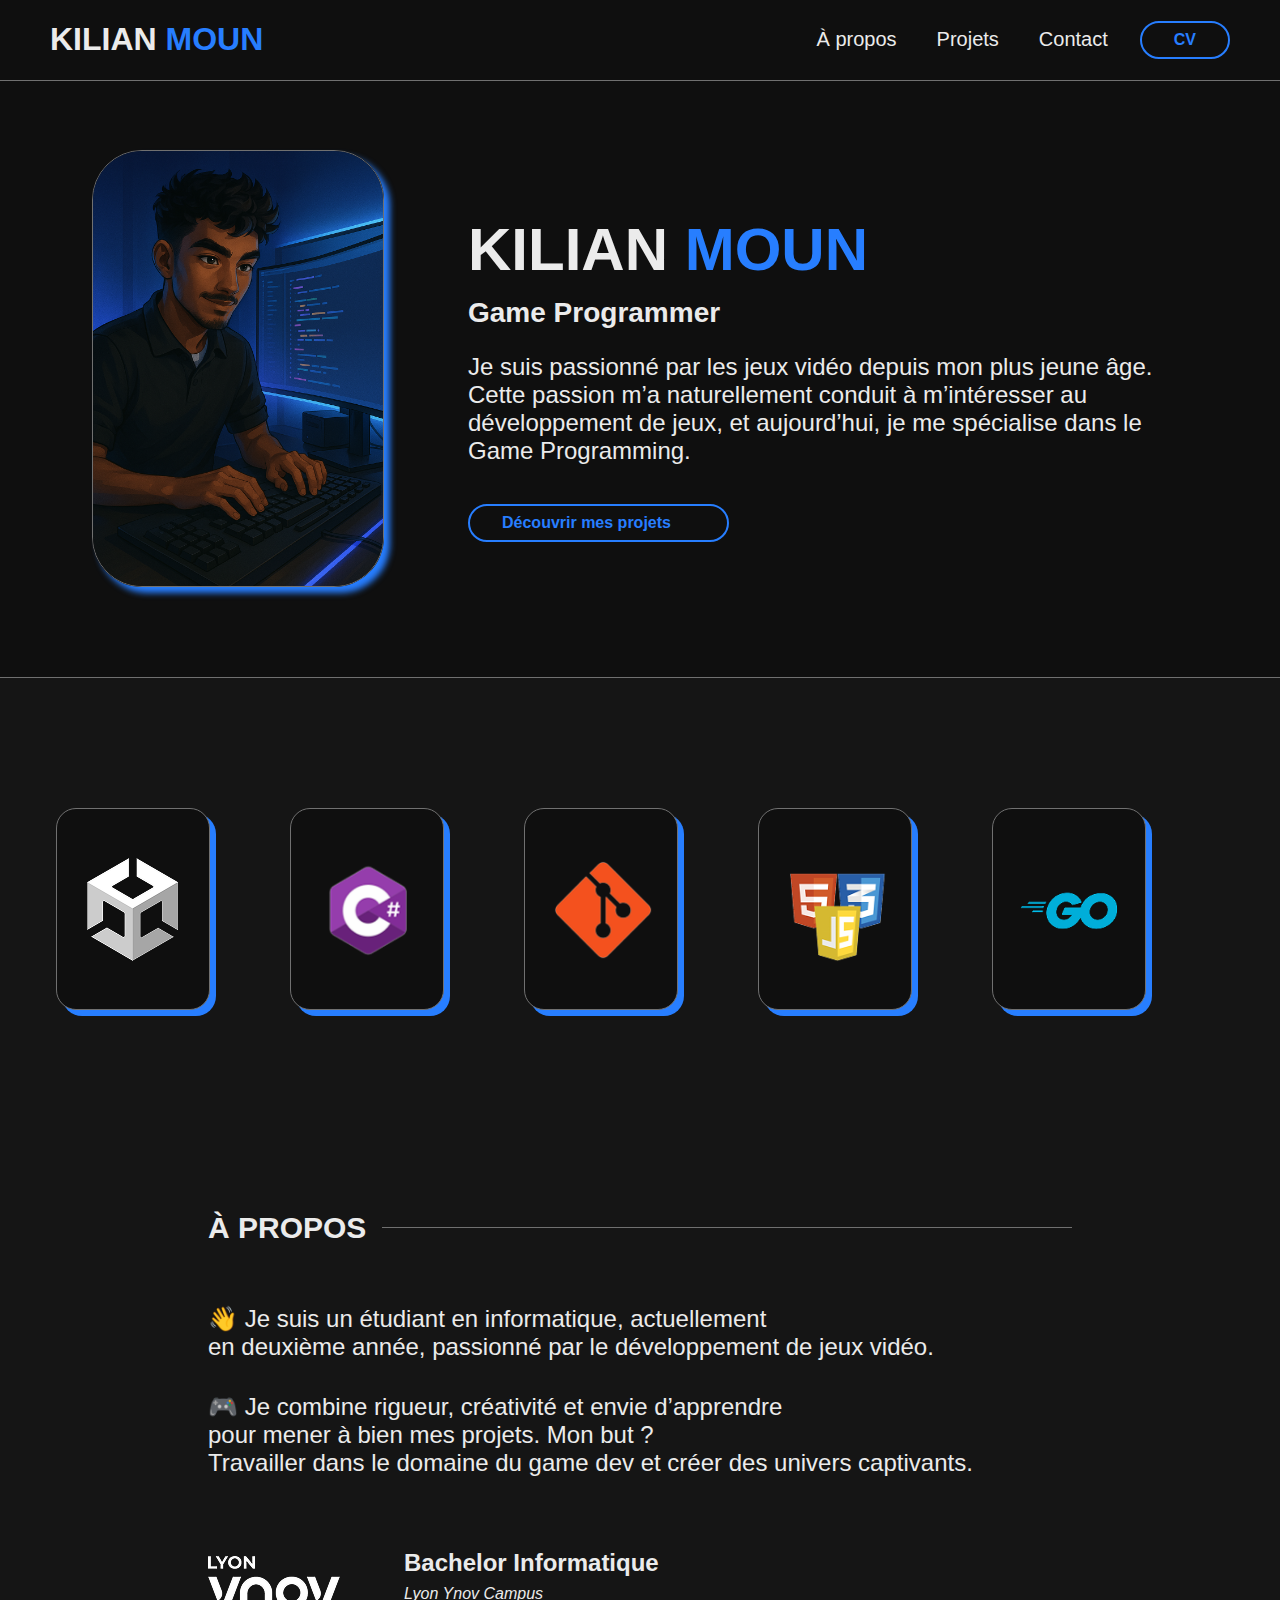
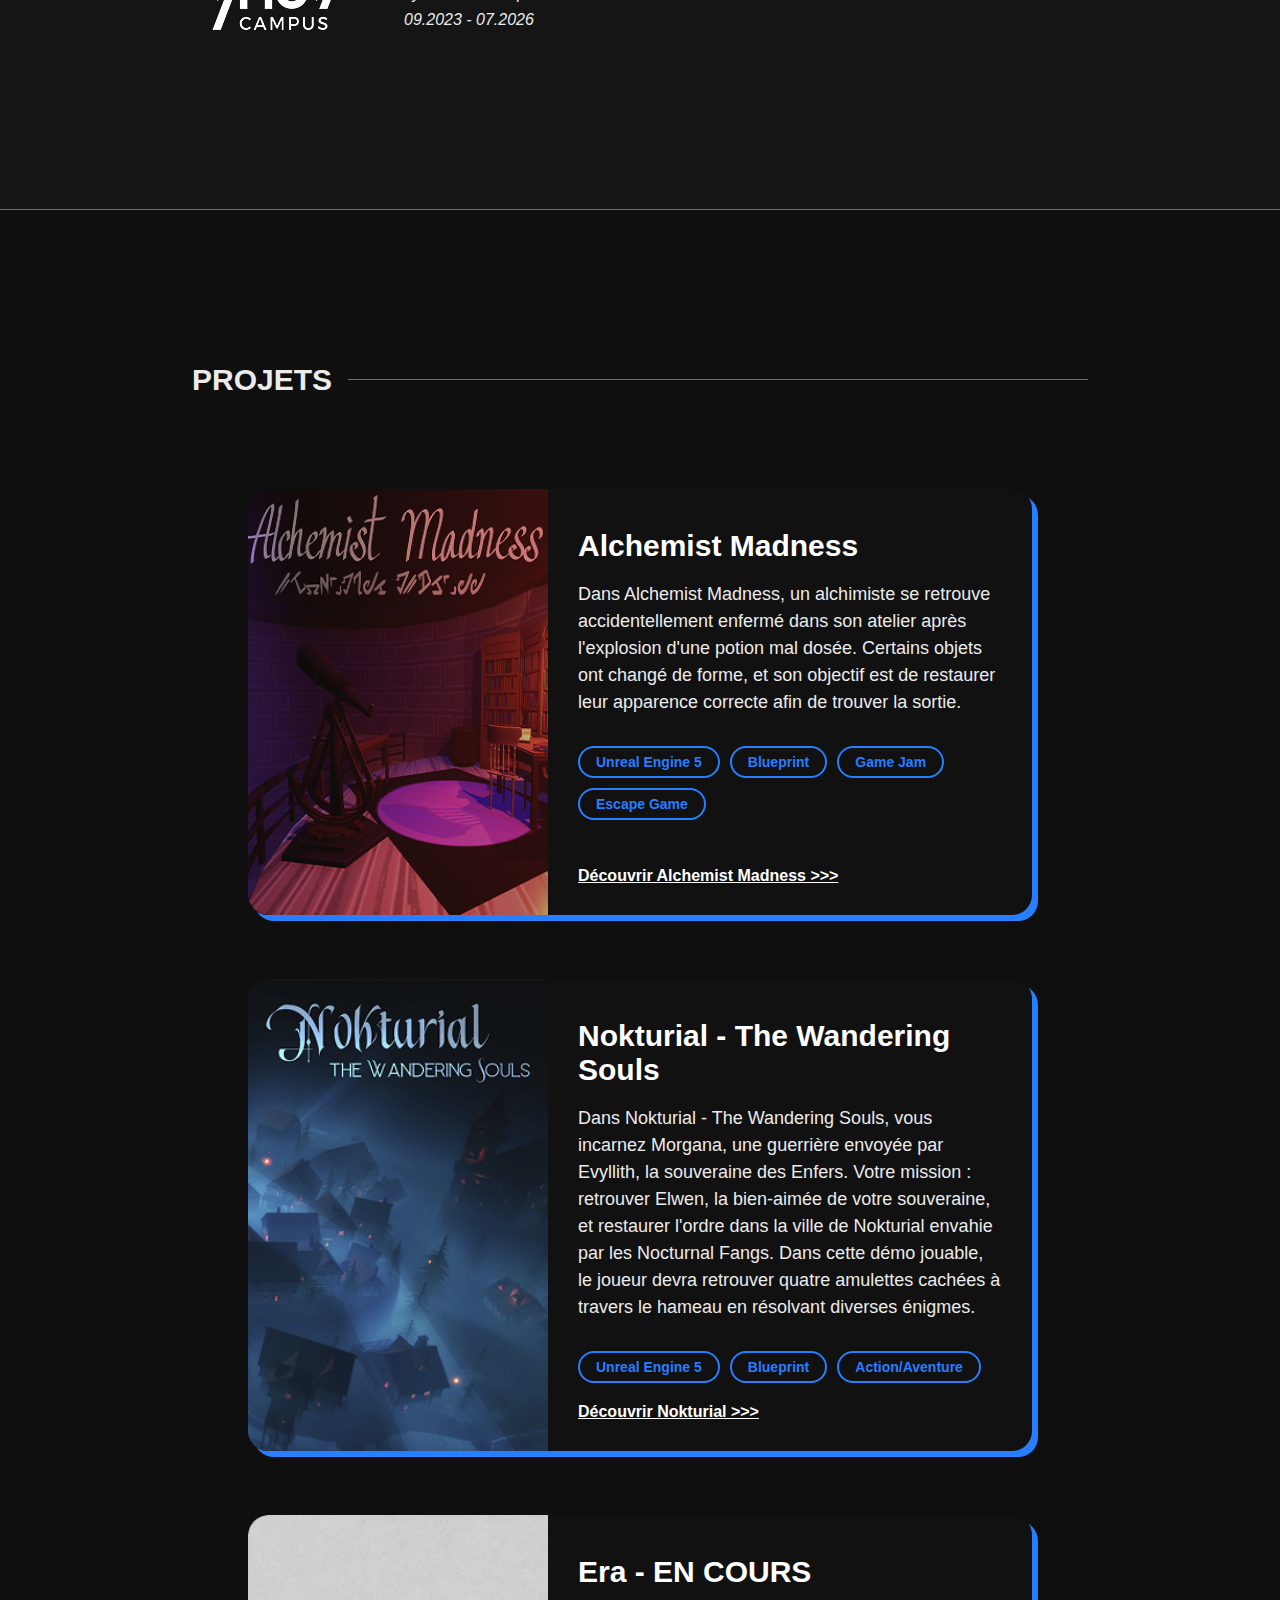
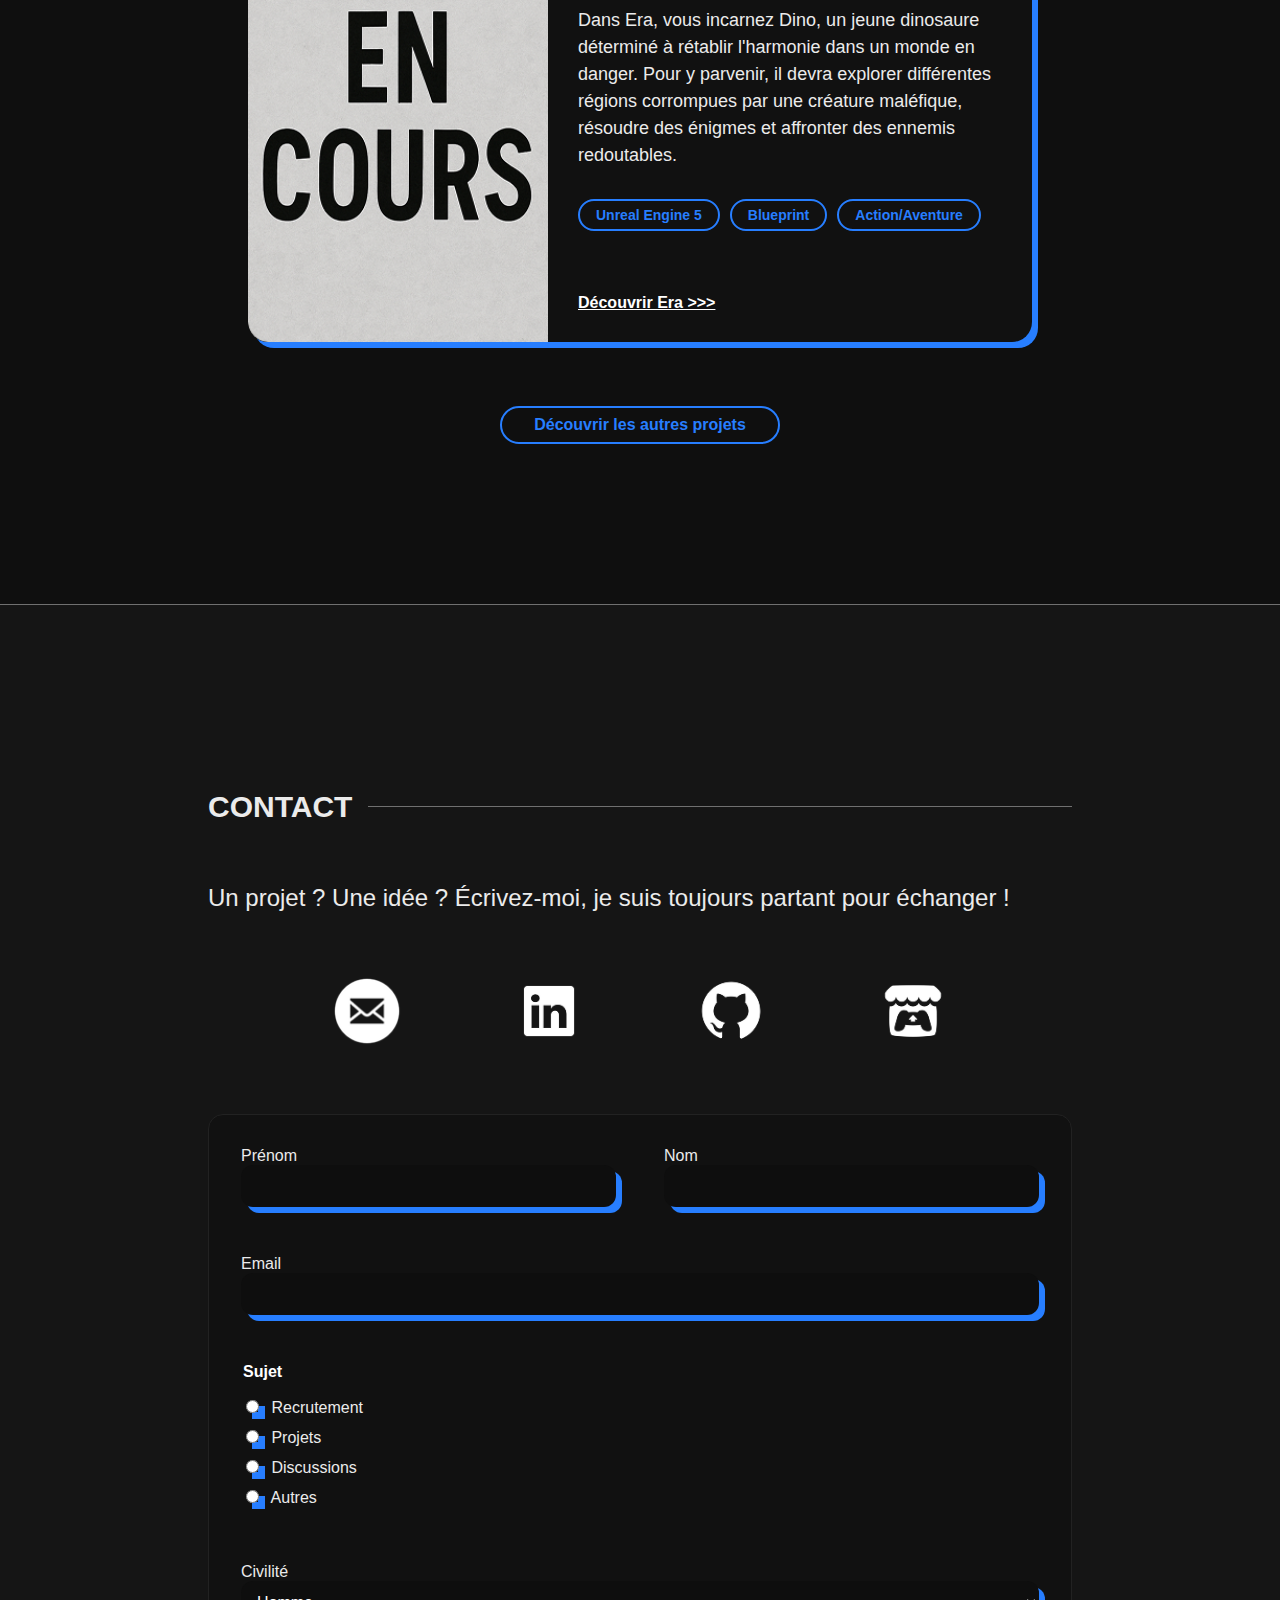
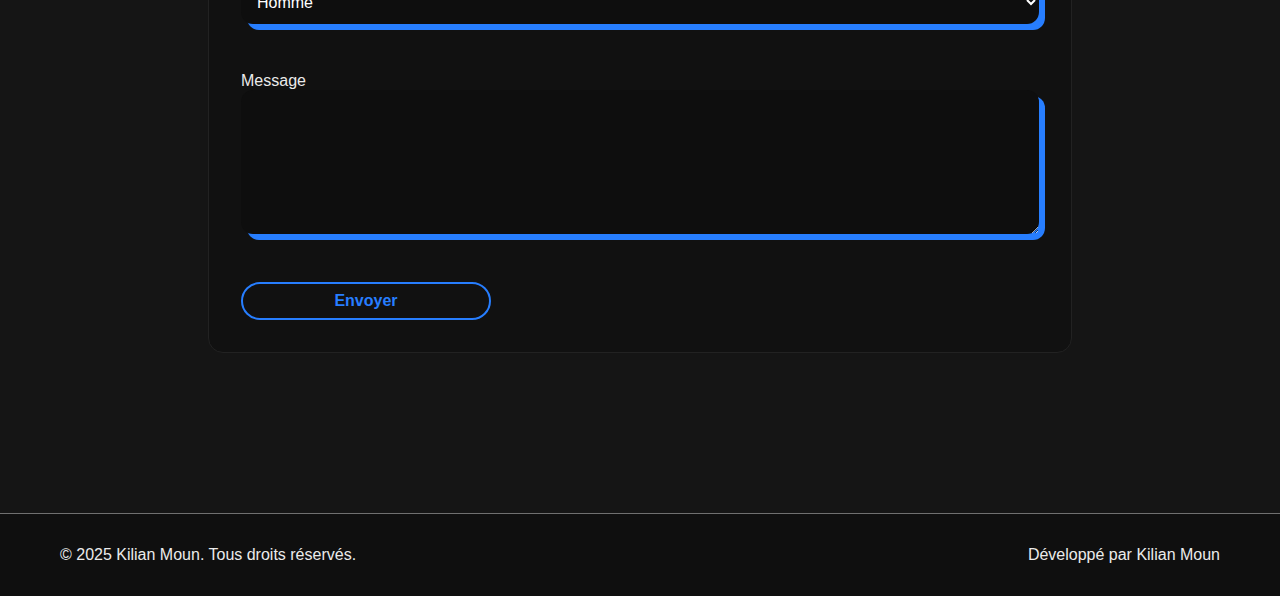
<file: index.html>
<!doctype html>
    <html lang="fr">
        <head>
            <meta charset="utf-8">
            <title>Portfolio Kilian Moun</title>
            <link rel="stylesheet" href="styles/style.css">
    </head>
<body>
    <div class="header">
        <header>
            <div class="row">
                <a tabindex="0" href="#" class="h1-row" aria-label="Accueil Portfolio">
                    <h1>KILIAN <span class="blue">MOUN</span></h1>
                </a>
                <div class="nav-right"> 
                    <div class="nav-row">
                        <div class="categorie">
                            <a tabindex="0" href="#about">À propos</a>
                            <a tabindex="0" href="#projets">Projets</a>
                            <a tabindex="0" href="#contact">Contact</a>
                        </div>
                        <a tabindex="0" id="downloadCV" class="buttonCV" href="docs/CVKilianMoun.pdf" download aria-label="Télécharger le CV">CV</a>
                    </div>
                </div>
            </div>
        </header>
    </div>

    <div class="presentationPage">
        <div class="presentation">
            <img src="images/imageProf.PNG" alt="illustration de Kilian Moun en train de coder" class="portrait">
            <div class="text-presentation">
                <div class="h1-row-presentation">
                    <h1>KILIAN <span class="blue">MOUN</span></h1>
                </div>
                <div class="presentation-text-details">
                    <h2 class="h2-presentation">Game Programmer</h2>
                    <p class="p-presentation">Je suis passionné par les jeux vidéo depuis mon plus jeune âge. Cette passion m’a naturellement conduit à m’intéresser au développement de jeux, et aujourd’hui, je me spécialise dans le Game Programming.</p>
                </div>
                <a tabindex="0" href="pages/allProjects.html" class="buttonProjets">Découvrir mes projets</a>
            </div>
        </div>
    </div>

    <div class="about">
        <div class="carroussel-skills">
            <div class="skills">
                <div class="card">    
                    <img src="images/Unity.png" alt="Unity">
                </div>
                <div class="card">
                    <img src="images/C.png" alt="C#">
                </div>
                <div class="card">
                    <img src="images/Git.png" alt="Git">
                </div>
                <div class="card">
                    <img src="images/hcj.png" alt="HTML/CSS/JavaScript">
                </div>
                <div class="card">
                    <img src="images/go.png" alt="Golang">
                </div>
                <div class="card">
                    <img src="images/Unreal.png" alt="Unreal Engine">
                </div>
                <div class="card">
                    <img src="images/java.png" alt="Java">
                </div>
                <div class="card">
                    <img src="images/mySQL.png" alt="SQL">
                </div>
                <div class="card">
                    <img src="images/php.png" alt="PHP">
                </div>
                <div class="card">
                    <img src="images/python.png" alt="Python">
                </div>
                <div class="card">
                    <img src="images/WPF.png" alt="WPF">
                </div> 
            </div>
        </div>

        <div class="about-text-container" id="about">
            <div class="about-text">
                <h2 class="h2-about">À propos</h2>
                <p class="p-about-me">
                    👋 Je suis un étudiant en informatique, actuellement <br>
                    en deuxième année, passionné par le développement de jeux vidéo. <br>
                </p>

                <p class="p-about-me">
                    🎮 Je combine rigueur, créativité et envie d’apprendre <br>
                    pour mener à bien mes projets. Mon but ? <br>
                    Travailler dans le domaine du game dev et créer des univers captivants.
                </p>

                <div class="school">
                    <img src="images/logoYnov.png" alt="Logo Ynov Campus" class="logo-ynov">
                    <div class="school-text">
                        <h3 class="p-about-title">Bachelor Informatique</h3>
                        <p class="p-about">Lyon Ynov Campus</p>
                        <p class="p-about">09.2023 - 07.2026</p>
                    </div>
                </div>
            </div>
        </div>
    </div>
    
    <div class="section-projets-containers" id="projets">
        <div class="section-projets">
            <h2 class="h2-about">Projets</h2>
            <div class="projets">
                
                <div class="projets-cards">
                    <div class="card-projet">
                        <div class="image-wrapper">
                            <img src="images/alchemistMadness.png" alt="observatoire avec un telescope" class="image-projet">
                        </div>
                        <div class="text-card-projet">
                            <h3 class="h3-card">Alchemist Madness</h3>
                            <p>
                                Dans Alchemist Madness, un alchimiste se retrouve accidentellement enfermé dans son atelier après l'explosion d'une potion mal dosée. 
                                Certains objets ont changé de forme, et son objectif est de restaurer leur apparence correcte afin de trouver la sortie.
                            </p>
                        <div class="skills-projets">
                            <span class="skill-tag">Unreal Engine 5</span>
                            <span class="skill-tag">Blueprint</span>
                            <span class="skill-tag">Game Jam</span>
                            <span class="skill-tag">Escape Game</span>
                        </div>
                        <a tabindex="0" href="./pages/alchemistMadness.html" class="découvrirProjets">Découvrir Alchemist Madness &gt;&gt;&gt;</a>
                    </div>  
                </div>

                <div class="card-projet">
                    <div class="image-wrapper">
                        <img src="images/nokturial.png" alt="ville sombre" class="image-projet">
                    </div>
                    <div class="text-card-projet">
                        <h3 class="h3-card">Nokturial - The Wandering Souls</h3>
                        <p>
                            Dans Nokturial - The Wandering Souls, vous incarnez Morgana, une guerrière envoyée par Evyllith, la souveraine des Enfers. Votre mission : retrouver Elwen, 
                            la bien-aimée de votre souveraine, et restaurer l'ordre dans la ville de Nokturial envahie par les Nocturnal Fangs.
                            Dans cette démo jouable, le joueur devra retrouver quatre amulettes cachées à travers le hameau en résolvant diverses énigmes.
                        </p>
                        <div class="skills-projets">
                            <span class="skill-tag">Unreal Engine 5</span>
                            <span class="skill-tag">Blueprint</span>
                            <span class="skill-tag">Action/Aventure</span>
                        </div>
                        <a tabindex="0" href="./pages/nokturial.html" class="découvrirProjets">Découvrir Nokturial &gt;&gt;&gt;</a>
                    </div>
                </div>

                <div class="card-projet">
                    <div class="image-wrapper">
                        <img src="images/enCour.png" alt="ecriture en cour de production" class="image-projet">
                    </div>
                    <div class="text-card-projet">
                        <h3 class="h3-card">Era - EN COURS</h3>
                        <p>
                            Dans Era, vous incarnez Dino, un jeune dinosaure déterminé à rétablir l'harmonie dans un monde en danger. Pour y parvenir, il devra explorer différentes régions corrompues par une créature maléfique, résoudre des énigmes et affronter des ennemis redoutables.
                        </p>
                        <div class="skills-projets">
                            <span class="skill-tag">Unreal Engine 5</span>
                            <span class="skill-tag">Blueprint</span>
                            <span class="skill-tag">Action/Aventure</span>
                        </div>
                        <a tabindex="0" href="./pages/era.html" class="découvrirProjets">Découvrir Era &gt;&gt;&gt;</a>
                    </div>
                </div>

                <div class="center">
                    <a tabindex="0" href="pages/allProjects.html" class="buttonProjetsOthers">Découvrir les autres projets</a>
                </div>
            </div>
        </div> 
    </div> 
    </div>  

    <div class="contact" id="contact">
        <div class="contact-text-container">
            <div class="contact-text">
                <h2 class="h2-contact">Contact</h2>
                
                <p class="contact-subtitle">
                    Un projet ? Une idée ? Écrivez-moi, je suis toujours partant pour échanger !
                </p>
            
                <div class="contact-icons">
                    <a tabindex="0" href="mailto:kilianmoun@gmail.com" aria-label="Envoyer un mail">
                        <img src="images/mail.png" alt="Email">
                    </a>
                    <a tabindex="0" href="https://www.linkedin.com/in/kilian-moun-37090b28b/" target="_blank" aria-label="LinkedIn">
                        <img src="images/linkedin.png" alt="LinkedIn">
                    </a>
                    <a tabindex="0" href="https://github.com/MounKilian" aria-label="Github">
                        <img src="images/github.png" alt="GitHub">
                    </a>
                    <a tabindex="0" href="https://blozyfars.itch.io" aria-label="Itchio">
                        <img src="images/itchio.png" alt="Itch.io">
                    </a>
                </div>
            
                <form action="https://formspree.io/f/xblgbzyj" method="POST" class="contact-form" aria-label="Formulaire de contact">
                    <div class="input-group double">
                        <div>
                            <label for="prenom">Prénom</label>
                            <input tabindex="0" id="prenom" name="prenom" type="text" required>
                        </div>
                        <div>
                            <label for="nom">Nom</label>
                            <input tabindex="0" id="nom" name="nom" type="text" required>
                        </div>
                    </div>
                
                    <div class="input-group">
                        <label for="email">Email</label>
                        <input tabindex="0" id="email" name="email" type="email" required>
                    </div>
                
                    <div class="input-group">
                        <fieldset>
                          <legend>Sujet</legend>
                          <div class="radio-group">
                            <label>
                              <input tabindex="0" type="radio" name="sujet" value="recrutement" required>
                              Recrutement
                            </label>
                            <label>
                              <input tabindex="0" type="radio" name="sujet" value="projets">
                              Projets
                            </label>
                            <label>
                              <input tabindex="0" type="radio" name="sujet" value="discussions">
                              Discussions
                            </label>
                            <label>
                              <input tabindex="0" type="radio" name="sujet" value="autres">
                              Autres
                            </label>
                          </div>
                        </fieldset>
                    </div>
                      
                
                    <div class="input-group">
                        <label for="civilite">Civilité</label>
                        <select id="civilite" name="civilite" tabindex="0" required>
                            <option value="homme">Homme</option>
                            <option value="femme">Femme</option>
                            <option value="autre">Autre</option>
                        </select>
                    </div>
                
                    <div class="input-group">
                        <label for="message">Message</label>
                        <textarea tabindex="0" id="message" name="message" required></textarea>
                    </div>
                
                    <button tabindex="0" type="submit" class="submit-button">Envoyer</button>
                </form>   
                
            </div>
        </div>
    </div>

    <footer>
        <div class="footer-container">
            <div class="footer-text">
                <p class="left">© 2025 Kilian Moun. Tous droits réservés.</p>
                <p class="right">Développé par Kilian Moun</p>
            </div>
        </div>
    </footer>
</body>

<script>
    const titleBase = "Portfolio Kilian Moun";

    const links = document.querySelectorAll('a[href^="#"]');

    links.forEach(link => {
        link.addEventListener('click', () => {
            const section = link.getAttribute('href');

            switch (section) {
                case '#about':
                    document.title = `À propos - ${titleBase}`;
                    break;
                case '#projets':
                    document.title = `Projets - ${titleBase}`;
                    break;
                case '#contact':
                    document.title = `Contact - ${titleBase}`;
                    break;
                default:
                    document.title = titleBase;
            }
        });
    });

    document.getElementById('downloadCV').addEventListener('click', function(event) {
        event.preventDefault(); 

        const confirmDownload = confirm("Le CV va être téléchargé au format PDF. 802ko. Voulez-vous continuer ?");
        
        if (confirmDownload) {
            window.location.href = this.href;
        }
    });
</script>

</html>
</file>
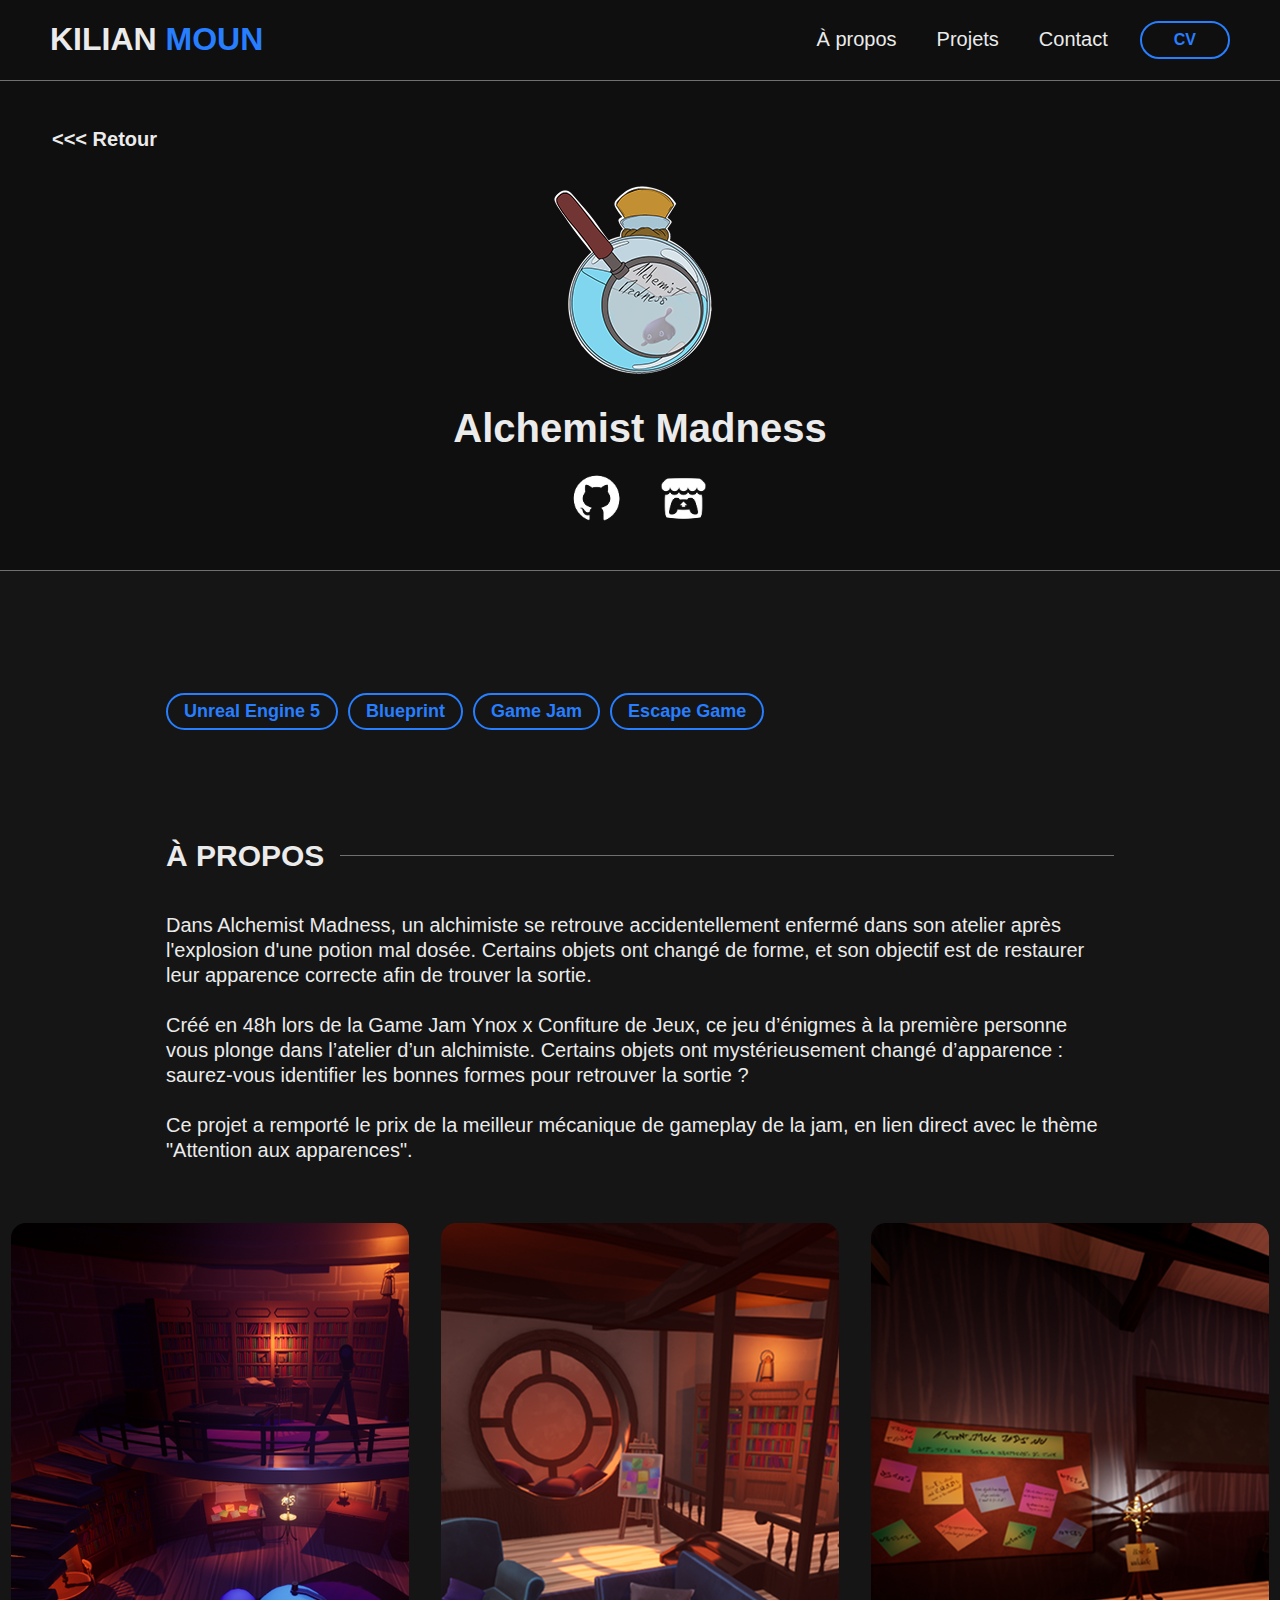
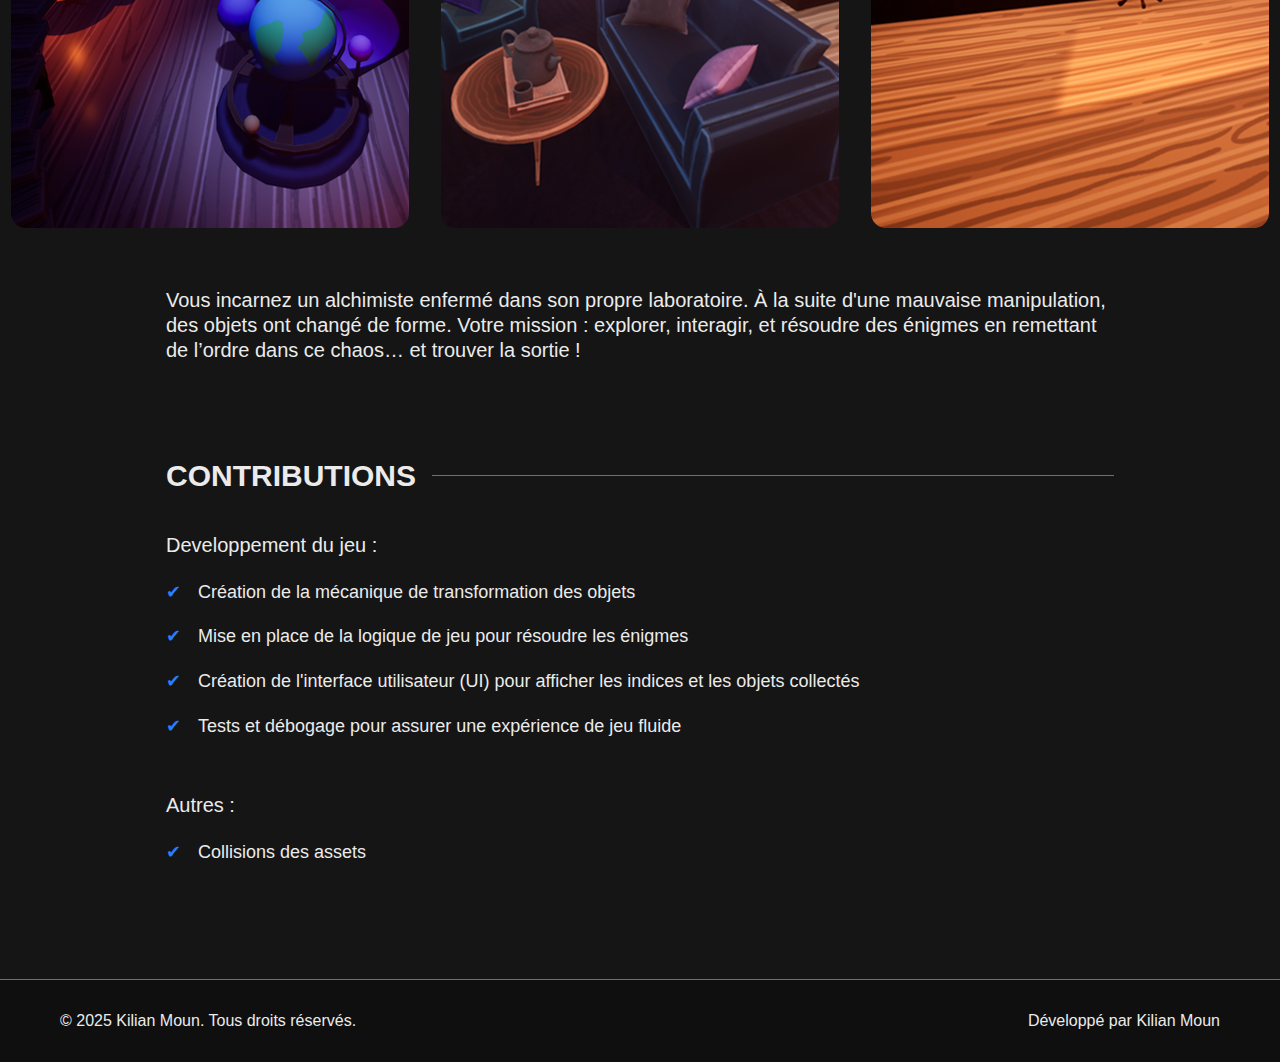
<file: pages/alchemistMadness.html>
<!doctype html>
<html lang="fr">
    <head>
        <meta charset="utf-8">
        <title>Alchemist Madness - Portfolio Kilian Moun</title>
        <link rel="stylesheet" href="../styles/style.css">
    </head>
<body>
    <div class="header">
        <header>
            <div class="row">
                <a tabindex="0" href="../index.html#" class="h1-row" aria-label="Accueil Portfolio">
                    <h1>KILIAN <span class="blue">MOUN</span></h1>
                </a>
                <div class="nav-right"> 
                    <div class="nav-row">
                        <div class="categorie">
                            <a tabindex="0" href="../index.html#about">À propos</a>
                            <a tabindex="0" href="../index.html#projets">Projets</a>
                            <a tabindex="0" href="../index.html#contact">Contact</a>
                        </div>
                        <a tabindex="0" id="downloadCV" class="buttonCV" href="../docs/CvKilianMoun.pdf" download aria-label="Télécharger le CV">CV</a>
                    </div>
                </div>
            </div>
        </header>

        <div class="headerGame">
            <div class="retour">
                <a tabindex="0" href="allProjects.html" class="buttonRetour">&lt;&lt;&lt; Retour</a>
            </div>

            <div class="logoGame">
                <img src="../images/logoAlchemistMadness.png" alt="Logo Alchemist Madness" class="logo-projet">
            </div>

            <h1 class="h3-card-game">Alchemist Madness</h1>

            <div class="download-icons">
                <a tabindex="0" href="https://github.com/MounKilian/Party_Blobs" aria-label="Github">
                    <img src="../images/github.png" alt="GitHub">
                </a>
                <a tabindex="0" href="https://chloii.itch.io/alchemist-madness" aria-label="Itchio">
                    <img src="../images/itchio.png" alt="Itch.io">
                </a>
            </div>
        </div>

        <div class="game">
            <div class="skills-games">
                <span class="skill-tag-games">Unreal Engine 5</span>
                <span class="skill-tag-games">Blueprint</span>
                <span class="skill-tag-games">Game Jam</span>
                <span class="skill-tag-games">Escape Game</span>
            </div>

            <div class="game-text-container">
                <div class="game-text">
                    <h2 class="h2-game">À Propos</h2>
                    <p class="p-game">
                        Dans Alchemist Madness, un alchimiste se retrouve accidentellement enfermé dans son atelier après l'explosion d'une potion mal dosée. Certains objets ont changé de forme, et son objectif est de restaurer leur apparence correcte afin de trouver la sortie.
                        <br><br>
                        Créé en 48h lors de la Game Jam Ynox x Confiture de Jeux, ce jeu d’énigmes à la première personne vous plonge dans l’atelier d’un alchimiste. 
                        Certains objets ont mystérieusement changé d’apparence : saurez-vous identifier les bonnes formes pour retrouver la sortie ?
                        <br><br>
                        Ce projet a remporté le prix de la meilleur mécanique de gameplay de la jam, en lien direct avec le thème "Attention aux apparences".           
                    </p>

                    <div class="image-game">
                        <img src="../images/alchemistMadnessPhoto1.png" alt="Une salle d'observatoire." class="image-projet-game">
                        <img src="../images/alchemistMadnessPhoto2.png" alt="Une salle de salon." class="image-projet-game">
                        <img src="../images/alchemistMadnessPhoto3.png" alt="Un grand tableau en liège avec des posts-it dessus et une lampe" class="image-projet-game">
                    </div>

                    <p class="p-game-ss"> 
                        Vous incarnez un alchimiste enfermé dans son propre laboratoire. À la suite d'une mauvaise manipulation, des objets ont changé de forme. Votre mission : explorer, interagir, et résoudre des énigmes en remettant de l’ordre dans ce chaos… et trouver la sortie !
                    </p>

                    <h2 class="h2-game">Contributions</h2>

                    <p class="p-game">
                        Developpement du jeu :
                        <ul class="contributions-list">
                            <li>Création de la mécanique de transformation des objets</li>
                            <li>Mise en place de la logique de jeu pour résoudre les énigmes</li>
                            <li>Création de l'interface utilisateur (UI) pour afficher les indices et les objets collectés</li>
                            <li>Tests et débogage pour assurer une expérience de jeu fluide</li>
                        </ul>
                    </p>
                    <br><br>
                    <p class="p-game">
                        Autres :
                        <ul class="contributions-list">
                            <li>Collisions des assets</li>
                        </ul>
                    </p>
                </div>
            </div>
        </div>


    </div>
    <footer>
        <div class="footer-container">
            <div class="footer-text">
                <p class="left">© 2025 Kilian Moun. Tous droits réservés.</p>
                <p class="right">Développé par Kilian Moun</p>
            </div>
        </div>
    </footer>
    </body>
</html>
</file>
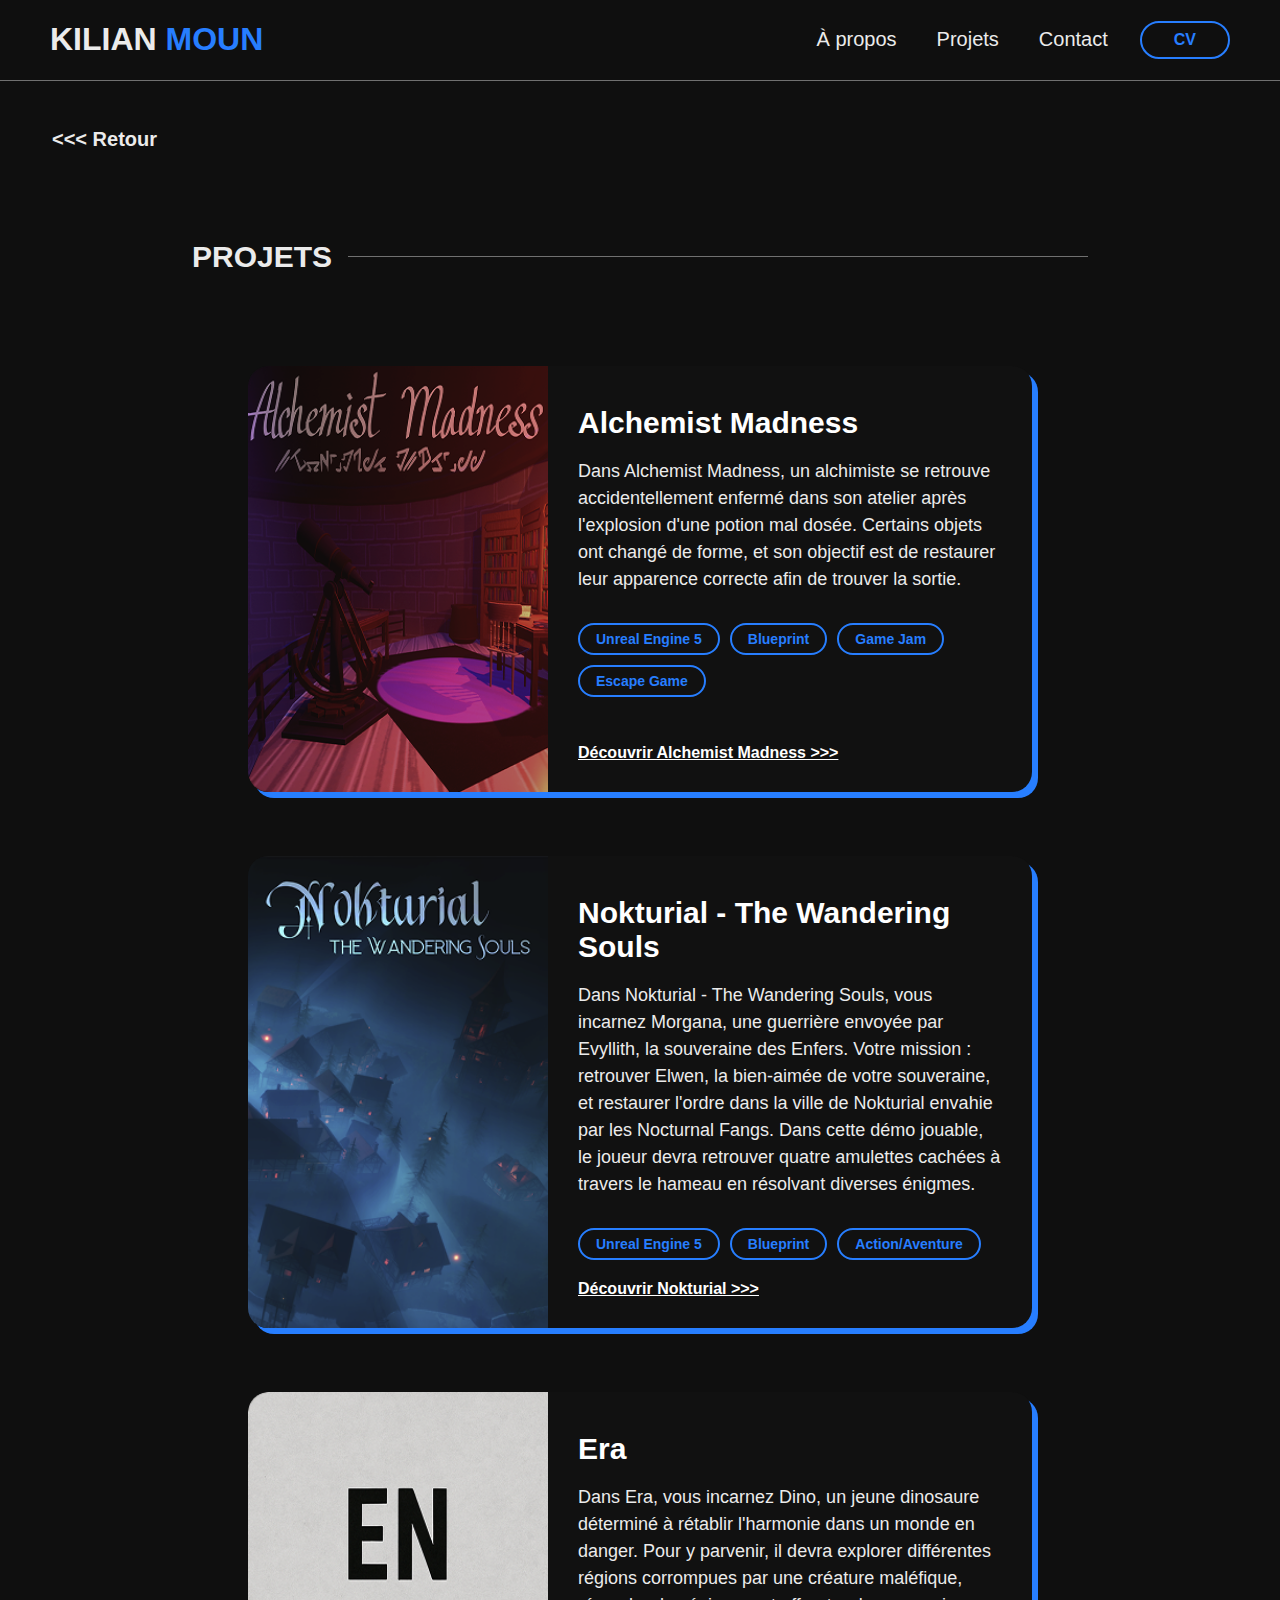
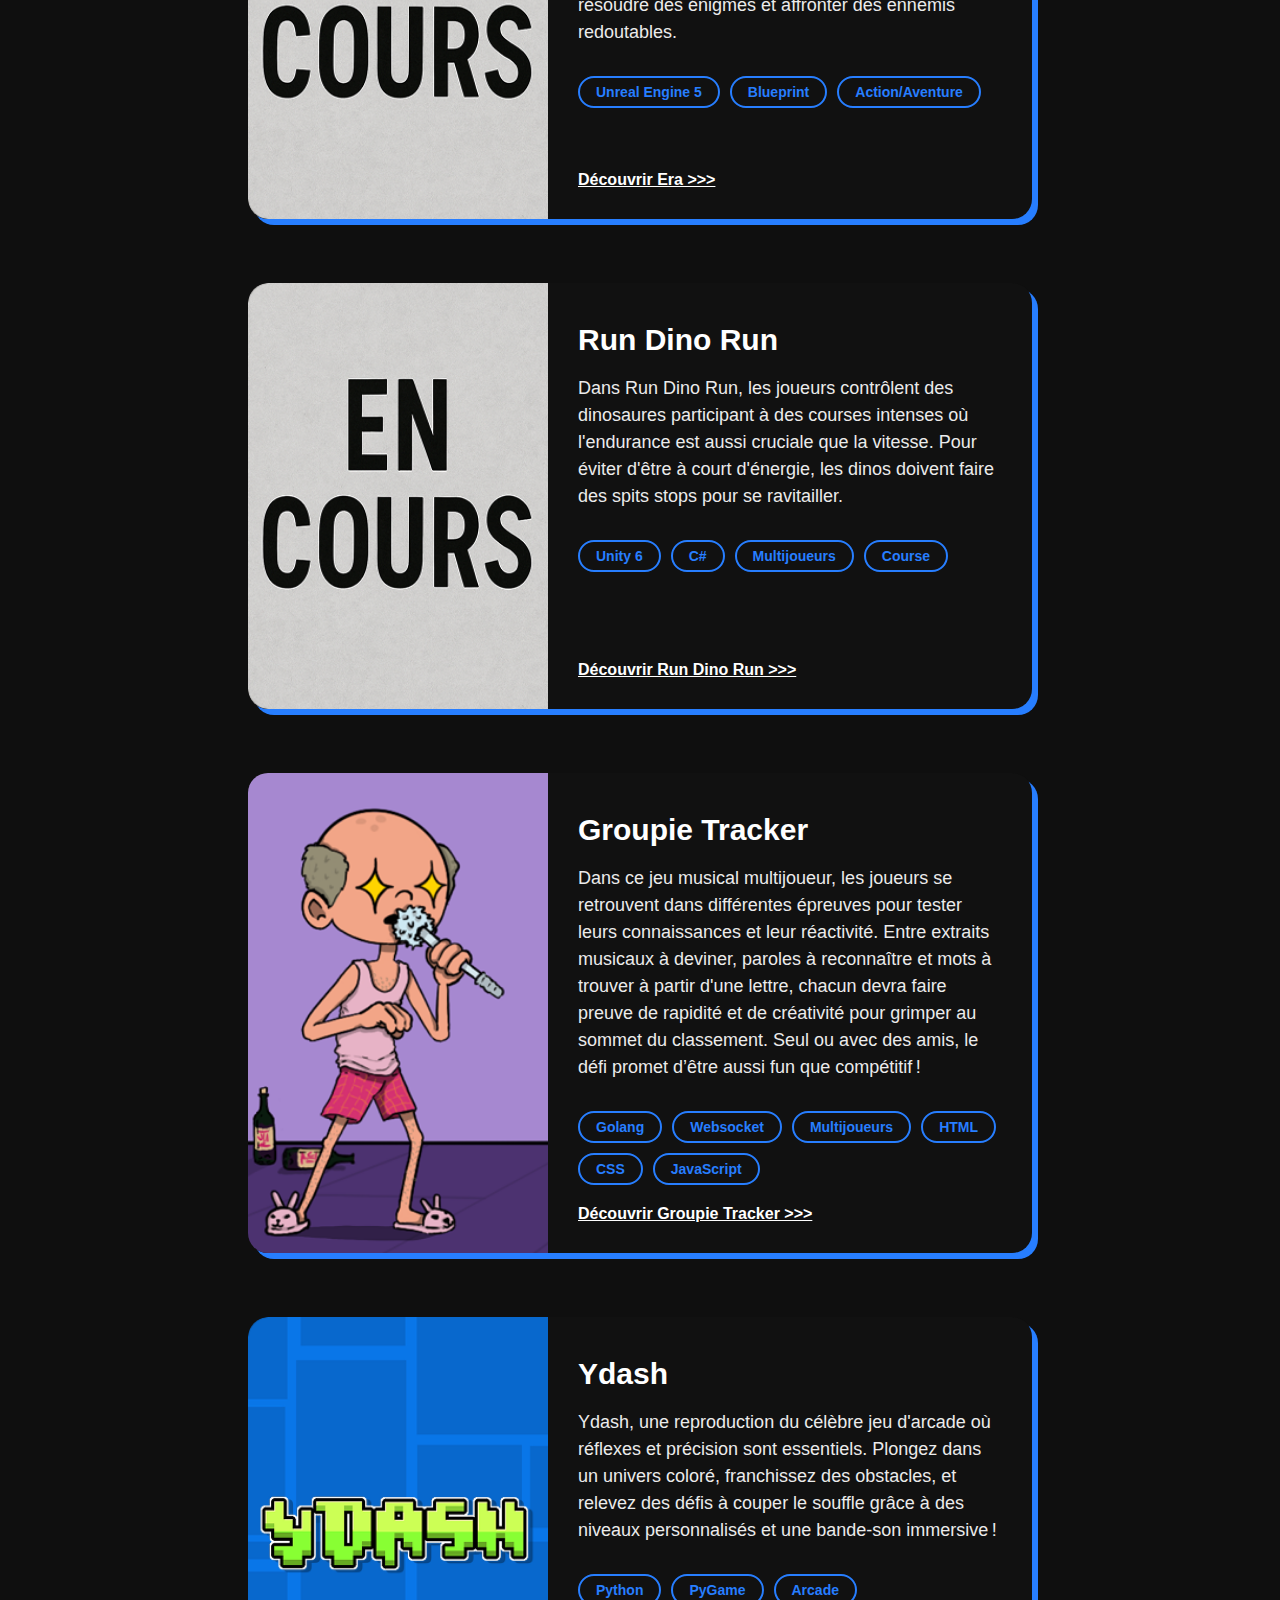
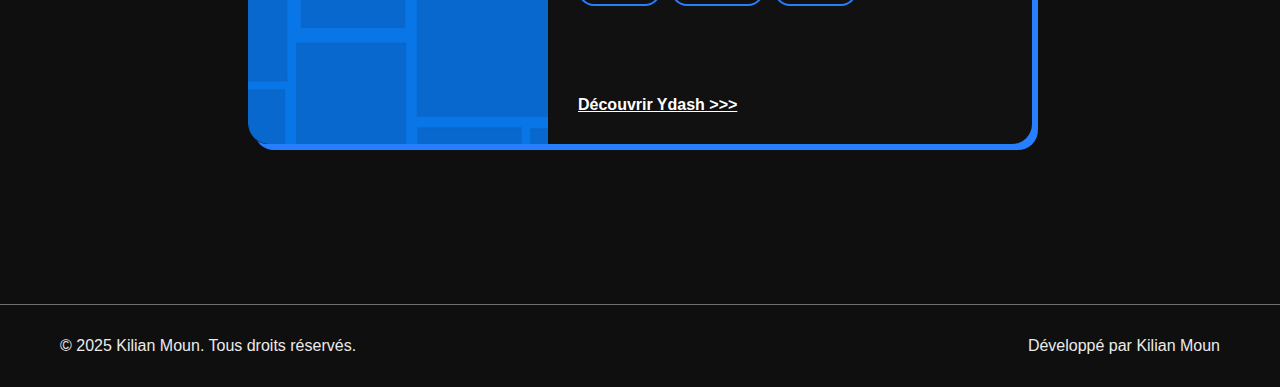
<file: pages/allProjects.html>
<!doctype html>
<html lang="fr">
    <head>
        <meta charset="utf-8">
        <title>Projets - Portfolio Kilian Moun</title>
        <link rel="stylesheet" href="../styles/style.css">
    </head>
<body>
    <div class="header">
        <header>
            <div class="row">
                <a tabindex="0" href="../index.html#" class="h1-row" aria-label="Accueil Portfolio">
                    <h1>KILIAN <span class="blue">MOUN</span></h1>
                </a>
                <div class="nav-right"> 
                    <div class="nav-row">
                        <div class="categorie">
                            <a tabindex="0" href="../index.html#about">À propos</a>
                            <a tabindex="0" href="../index.html#projets">Projets</a>
                            <a tabindex="0" href="../index.html#contact">Contact</a>
                        </div>
                        <a tabindex="0" id="downloadCV" class="buttonCV" href="../docs/CvKilianMoun.pdf" download aria-label="Télécharger le CV">CV</a>
                    </div>
                </div>
            </div>
        </header>
    </div>

    <div class="retour">
        <a tabindex="0" href="../index.html" class="buttonRetour">&lt;&lt;&lt; Retour</a>
    </div>
    
    <div class="section-projets-containers" id="projets">
        <div class="section-allprojets">
            <h2 class="h2-about">Projets</h2>
            <div class="projets">
                
                <div class="projets-cards">
                    <div class="card-projet">
                        <div class="image-wrapper">
                            <img src="../images/alchemistMadness.png" alt="observatoire avec un telescope" class="image-projet">
                        </div>
                        <div class="text-card-projet">
                            <h3 class="h3-card">Alchemist Madness</h3>
                            <p>
                                Dans Alchemist Madness, un alchimiste se retrouve accidentellement enfermé dans son atelier après l'explosion d'une potion mal dosée. 
                                Certains objets ont changé de forme, et son objectif est de restaurer leur apparence correcte afin de trouver la sortie.
                            </p>
                        <div class="skills-projets">
                            <span class="skill-tag">Unreal Engine 5</span>
                            <span class="skill-tag">Blueprint</span>
                            <span class="skill-tag">Game Jam</span>
                            <span class="skill-tag">Escape Game</span>
                        </div>
                        <a tabindex="0" href="./alchemistMadness.html" class="découvrirProjets">Découvrir Alchemist Madness &gt;&gt;&gt;</a>
                    </div>  
                </div>

                <div class="card-projet">
                    <div class="image-wrapper">
                        <img src="../images/nokturial.png" alt="ville sombre" class="image-projet">
                    </div>
                    <div class="text-card-projet">
                        <h3 class="h3-card">Nokturial - The Wandering Souls</h3>
                        <p>
                            Dans Nokturial - The Wandering Souls, vous incarnez Morgana, une guerrière envoyée par Evyllith, la souveraine des Enfers. Votre mission : retrouver Elwen, 
                            la bien-aimée de votre souveraine, et restaurer l'ordre dans la ville de Nokturial envahie par les Nocturnal Fangs.
                            Dans cette démo jouable, le joueur devra retrouver quatre amulettes cachées à travers le hameau en résolvant diverses énigmes.
                        </p>
                        <div class="skills-projets">
                            <span class="skill-tag">Unreal Engine 5</span>
                            <span class="skill-tag">Blueprint</span>
                            <span class="skill-tag">Action/Aventure</span>
                        </div>
                        <a tabindex="0" href="./nokturial.html" class="découvrirProjets">Découvrir Nokturial &gt;&gt;&gt;</a>
                    </div>
                </div>

                <div class="card-projet">
                    <div class="image-wrapper">
                        <img src="../images/enCour.png" alt="ecriture en cour de production" class="image-projet">
                    </div>
                    <div class="text-card-projet">
                        <h3 class="h3-card">Era</h3>
                        <p>
                            Dans Era, vous incarnez Dino, un jeune dinosaure déterminé à rétablir l'harmonie dans un monde en danger. Pour y parvenir, il devra explorer différentes régions corrompues par une créature maléfique, résoudre des énigmes et affronter des ennemis redoutables.
                        </p>
                        <div class="skills-projets">
                            <span class="skill-tag">Unreal Engine 5</span>
                            <span class="skill-tag">Blueprint</span>
                            <span class="skill-tag">Action/Aventure</span>
                        </div>
                        <a tabindex="0" href="./era.html" class="découvrirProjets">Découvrir Era &gt;&gt;&gt;</a>
                    </div>
                </div>

                <div class="card-projet">
                    <div class="image-wrapper">
                        <img src="../images/enCour.png" alt="ecriture en cour de production" class="image-projet">
                    </div>
                    <div class="text-card-projet">
                        <h3 class="h3-card">Run Dino Run</h3>
                        <p>
                            Dans Run Dino Run, les joueurs contrôlent des dinosaures participant à des courses intenses où l'endurance est aussi cruciale que la vitesse. Pour éviter d'être à court d'énergie, les dinos doivent faire des spits stops pour se ravitailler.
                        </p>
                        <div class="skills-projets">
                            <span class="skill-tag">Unity 6</span>
                            <span class="skill-tag">C#</span>
                            <span class="skill-tag">Multijoueurs</span>
                            <span class="skill-tag">Course</span>
                        </div>
                        <a tabindex="0" href="./rundinorun.html" class="découvrirProjets">Découvrir Run Dino Run &gt;&gt;&gt;</a>
                    </div>
                </div>

                <div class="card-projet">
                    <div class="image-wrapper">
                        <img src="../images/groupieTracker.png" alt="animateur avec des bières en fond" class="image-projet">
                    </div>
                    <div class="text-card-projet">
                        <h3 class="h3-card">Groupie Tracker</h3>
                        <p>
                            Dans ce jeu musical multijoueur, les joueurs se retrouvent dans différentes épreuves pour tester leurs connaissances et leur réactivité. Entre extraits musicaux à deviner, paroles à reconnaître et mots à trouver à partir d'une lettre, chacun devra faire preuve de rapidité et de créativité pour grimper au sommet du classement. Seul ou avec des amis, le défi promet d’être aussi fun que compétitif !
                        </p>
                        <div class="skills-projets">
                            <span class="skill-tag">Golang</span>
                            <span class="skill-tag">Websocket</span>
                            <span class="skill-tag">Multijoueurs</span>
                            <span class="skill-tag">HTML</span>
                            <span class="skill-tag">CSS</span>
                            <span class="skill-tag">JavaScript</span>
                        </div>
                        <a tabindex="0" href="./groupieTracker.html" class="découvrirProjets">Découvrir Groupie Tracker &gt;&gt;&gt;</a>
                    </div>
                </div>

                <div class="card-projet">
                    <div class="image-wrapper">
                        <img src="../images/ydash.png" alt="logo Ydash" class="image-projet">
                    </div>
                    <div class="text-card-projet">
                        <h3 class="h3-card">Ydash</h3>
                        <p>
                            Ydash, une reproduction du célèbre jeu d'arcade où réflexes et précision sont essentiels. Plongez dans un univers coloré, franchissez des obstacles, et relevez des défis à couper le souffle grâce à des niveaux personnalisés et une bande-son immersive !
                        </p>
                        <div class="skills-projets">
                            <span class="skill-tag">Python</span>
                            <span class="skill-tag">PyGame</span>
                            <span class="skill-tag">Arcade</span>
                        </div>
                        <a tabindex="0" href="./ydash.html" class="découvrirProjets">Découvrir Ydash &gt;&gt;&gt;</a>
                    </div>
                </div>


            </div>
        </div> 
    </div> 
    </div>  
    <footer>
        <div class="footer-container">
            <div class="footer-text">
                <p class="left">© 2025 Kilian Moun. Tous droits réservés.</p>
                <p class="right">Développé par Kilian Moun</p>
            </div>
        </div>
    </footer>
    </body>
</html>
</file>
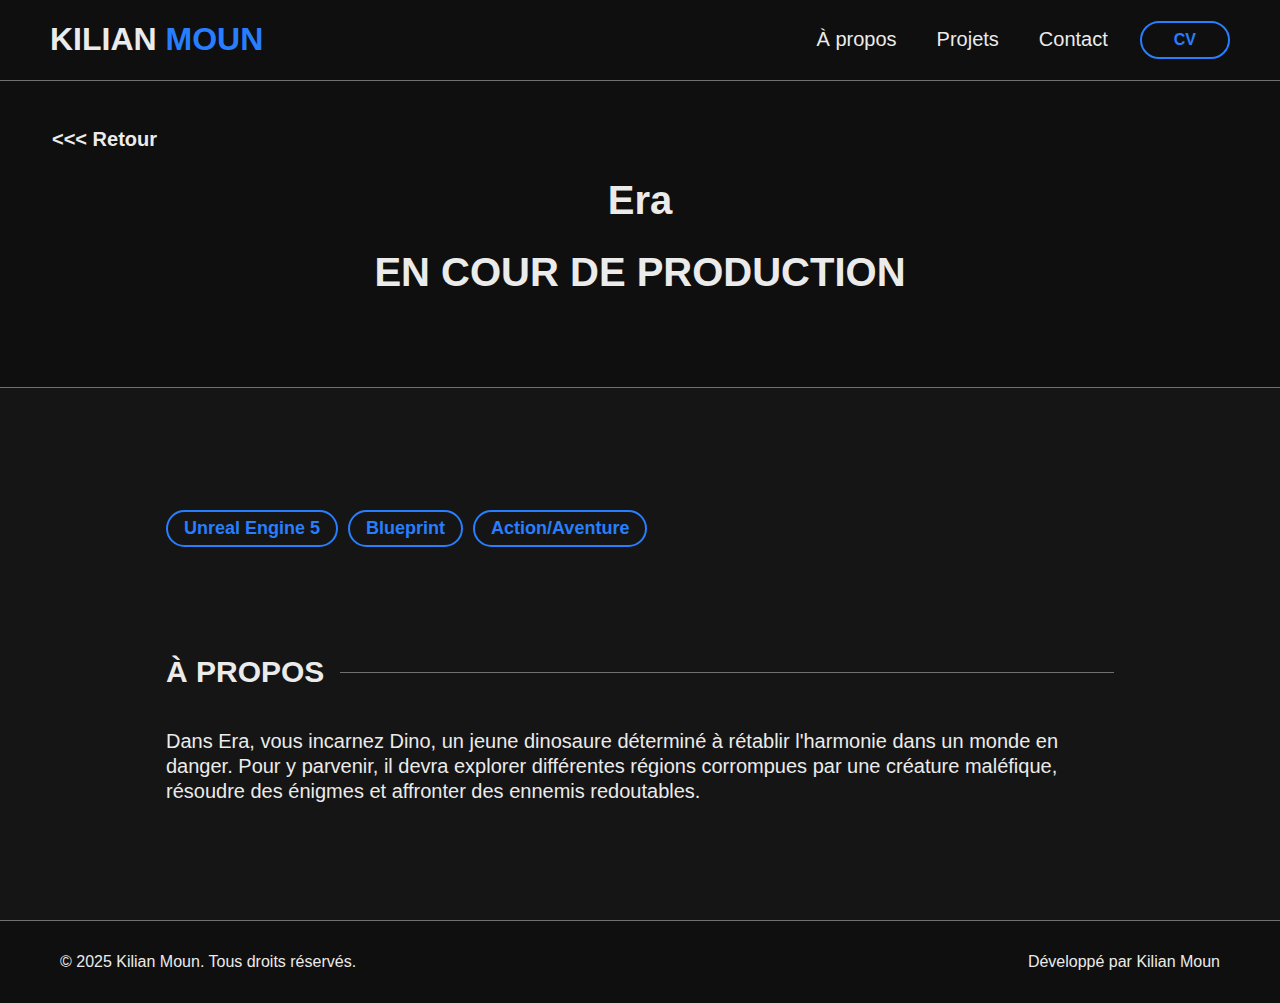
<file: pages/era.html>
<!doctype html>
<html lang="fr">
    <head>
        <meta charset="utf-8">
        <title>Era - Portfolio Kilian Moun</title>
        <link rel="stylesheet" href="../styles/style.css">
    </head>
<body>
    <div class="header">
        <header>
            <div class="row">
                <a tabindex="0" href="../index.html#" class="h1-row" aria-label="Accueil Portfolio">
                    <h1>KILIAN <span class="blue">MOUN</span></h1>
                </a>
                <div class="nav-right"> 
                    <div class="nav-row">
                        <div class="categorie">
                            <a tabindex="0" href="../index.html#about">À propos</a>
                            <a tabindex="0" href="../index.html#projets">Projets</a>
                            <a tabindex="0" href="../index.html#contact">Contact</a>
                        </div>
                        <a tabindex="0" id="downloadCV" class="buttonCV" href="../docs/CVKilianMoun.pdf" download aria-label="Télécharger le CV">CV</a>
                    </div>
                </div>
            </div>
        </header>

        <div class="headerGame">
            <div class="retour">
                <a tabindex="0" href="allProjects.html" class="buttonRetour">&lt;&lt;&lt; Retour</a>
            </div>

            <!-- <div class="logoGame">
                <img src="../images/logoAlchemistMadness.png" alt="Logo Era" class="logo-projet">
            </div> -->

            <h1 class="h3-card-game">Era</h1>
            <h1 class="h3-card-game">EN COUR DE PRODUCTION</h1>
            <br><br><br><br>

            <!-- <div class="download-icons">
                <a tabindex="0" href="https://github.com/MounKilian/Party_Blobs" aria-label="Github">
                    <img src="../images/github.png" alt="GitHub">
                </a>
                <a tabindex="0" href="https://chloii.itch.io/alchemist-madness" aria-label="Itchio">
                    <img src="../images/itchio.png" alt="Itch.io">
                </a>
            </div> -->
        </div>

        <div class="game">
            <div class="skills-games">
                <span class="skill-tag-games">Unreal Engine 5</span>
                <span class="skill-tag-games">Blueprint</span>
                <span class="skill-tag-games">Action/Aventure</span>
            </div>

            <div class="game-text-container">
                <div class="game-text">
                    <h2 class="h2-game">À Propos</h2>
                    <p class="p-game">
                        Dans Era, vous incarnez Dino, un jeune dinosaure déterminé à rétablir l'harmonie dans un monde en danger. Pour y parvenir, il devra explorer différentes régions corrompues par une créature maléfique, résoudre des énigmes et affronter des ennemis redoutables.
                    </p>

                    <!-- <div class="image-game">
                        <img src="../images/alchemistMadnessPhoto1.png" alt="Une salle d'observatoire." class="image-projet-game">
                        <img src="../images/alchemistMadnessPhoto2.png" alt="Une salle de salon." class="image-projet-game">
                        <img src="../images/alchemistMadnessPhoto3.png" alt="Un grand tableau en liège avec des posts-it dessus et une lampe" class="image-projet-game">
                    </div> -->

                    <!-- <p class="p-game-ss"> 
                        Au fil de son aventure, Dino rencontrera d'autres dinosaures qui deviendront ses alliés. Ces compagnons joueront un rôle clé dans sa quête, l'aidant à accéder aux générateurs d’éléments perturbés et à combattre les créatures qui ont plongé le monde dans le chaos.
                    </p>

                    <h2 class="h2-game">Contributions</h2>

                    <p class="p-game">
                        Developpement du jeu :
                        <ul class="contributions-list">
                            <li>Création de la mécanique de transformation des objets</li>
                            <li>Mise en place de la logique de jeu pour résoudre les énigmes</li>
                            <li>Création de l'interface utilisateur (UI) pour afficher les indices et les objets collectés</li>
                            <li>Tests et débogage pour assurer une expérience de jeu fluide</li>
                        </ul>
                    </p>
                    <br><br>
                    <p class="p-game">
                        Autres :
                        <ul class="contributions-list">
                            <li>Collisions des assets</li>
                        </ul>
                    </p> -->
                </div>
            </div>
        </div>


    </div>
    <footer>
        <div class="footer-container">
            <div class="footer-text">
                <p class="left">© 2025 Kilian Moun. Tous droits réservés.</p>
                <p class="right">Développé par Kilian Moun</p>
            </div>
        </div>
    </footer>
    </body>
</html>
</file>
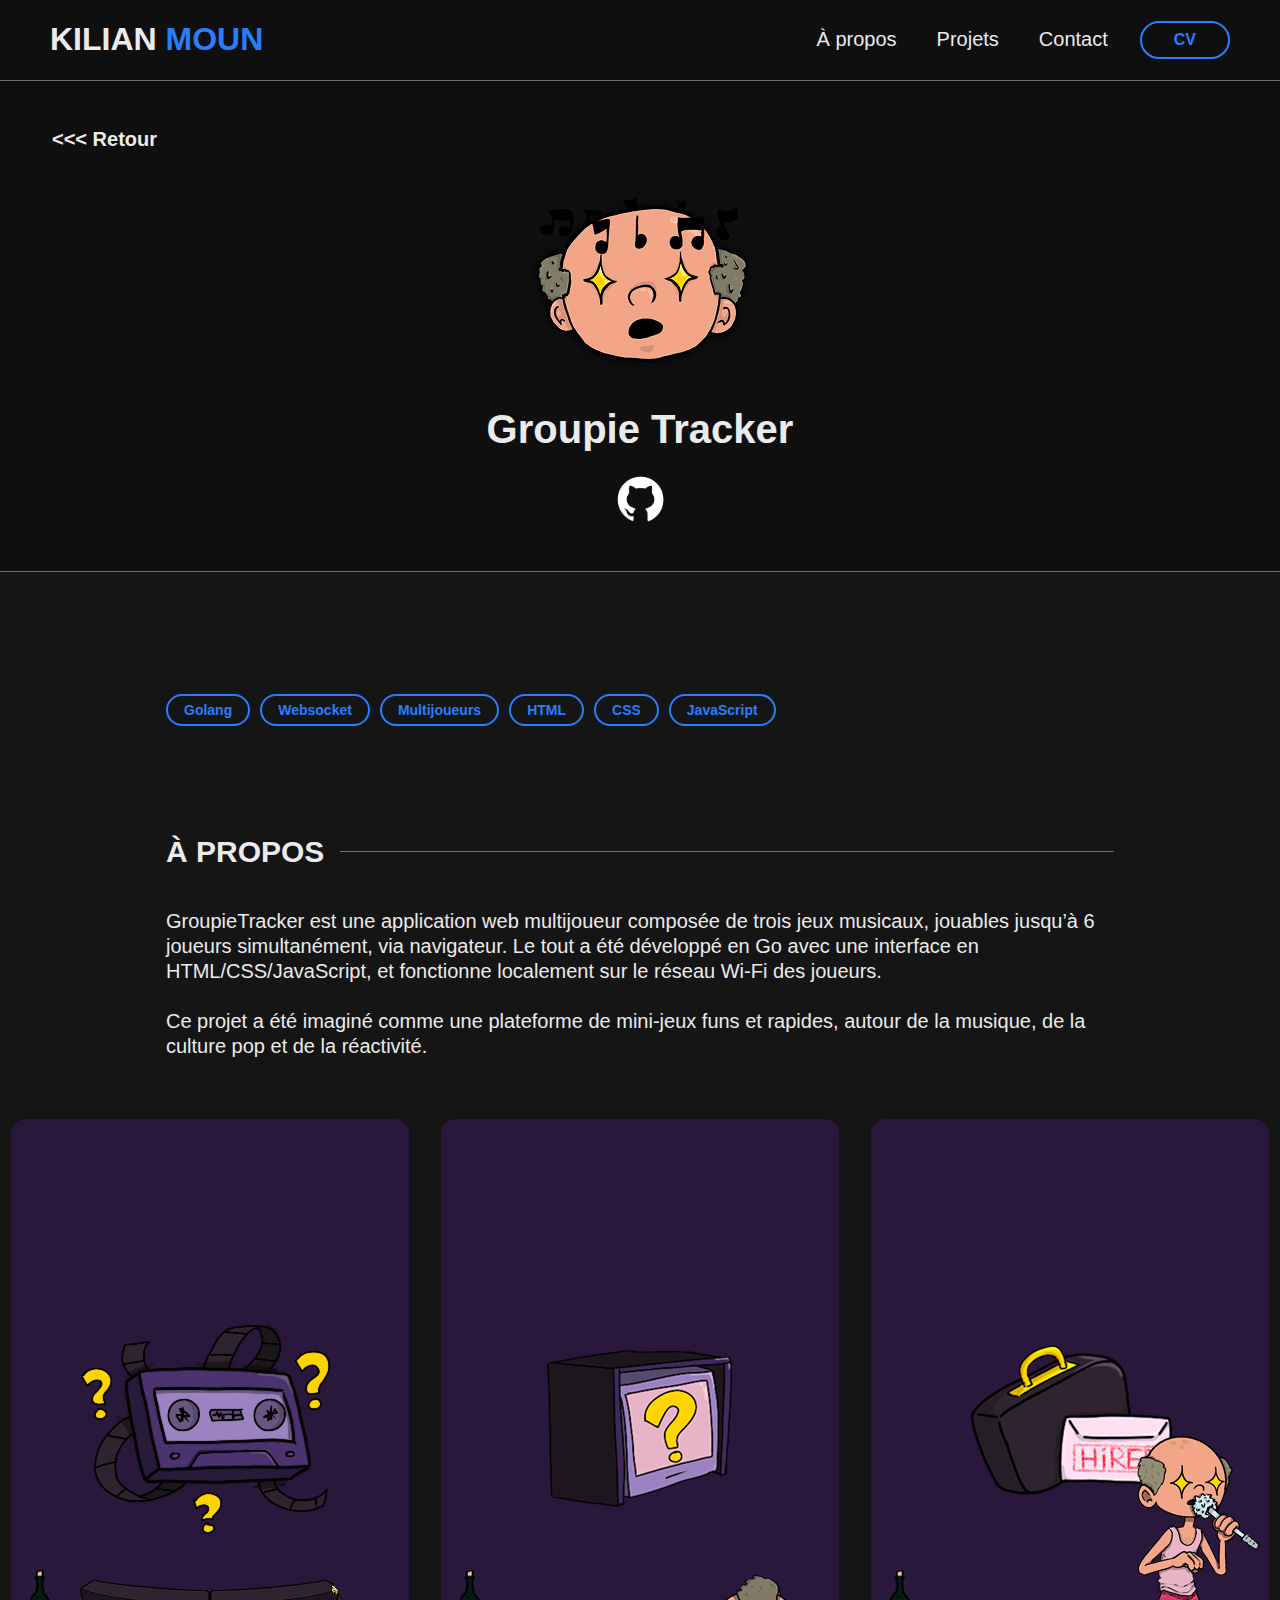
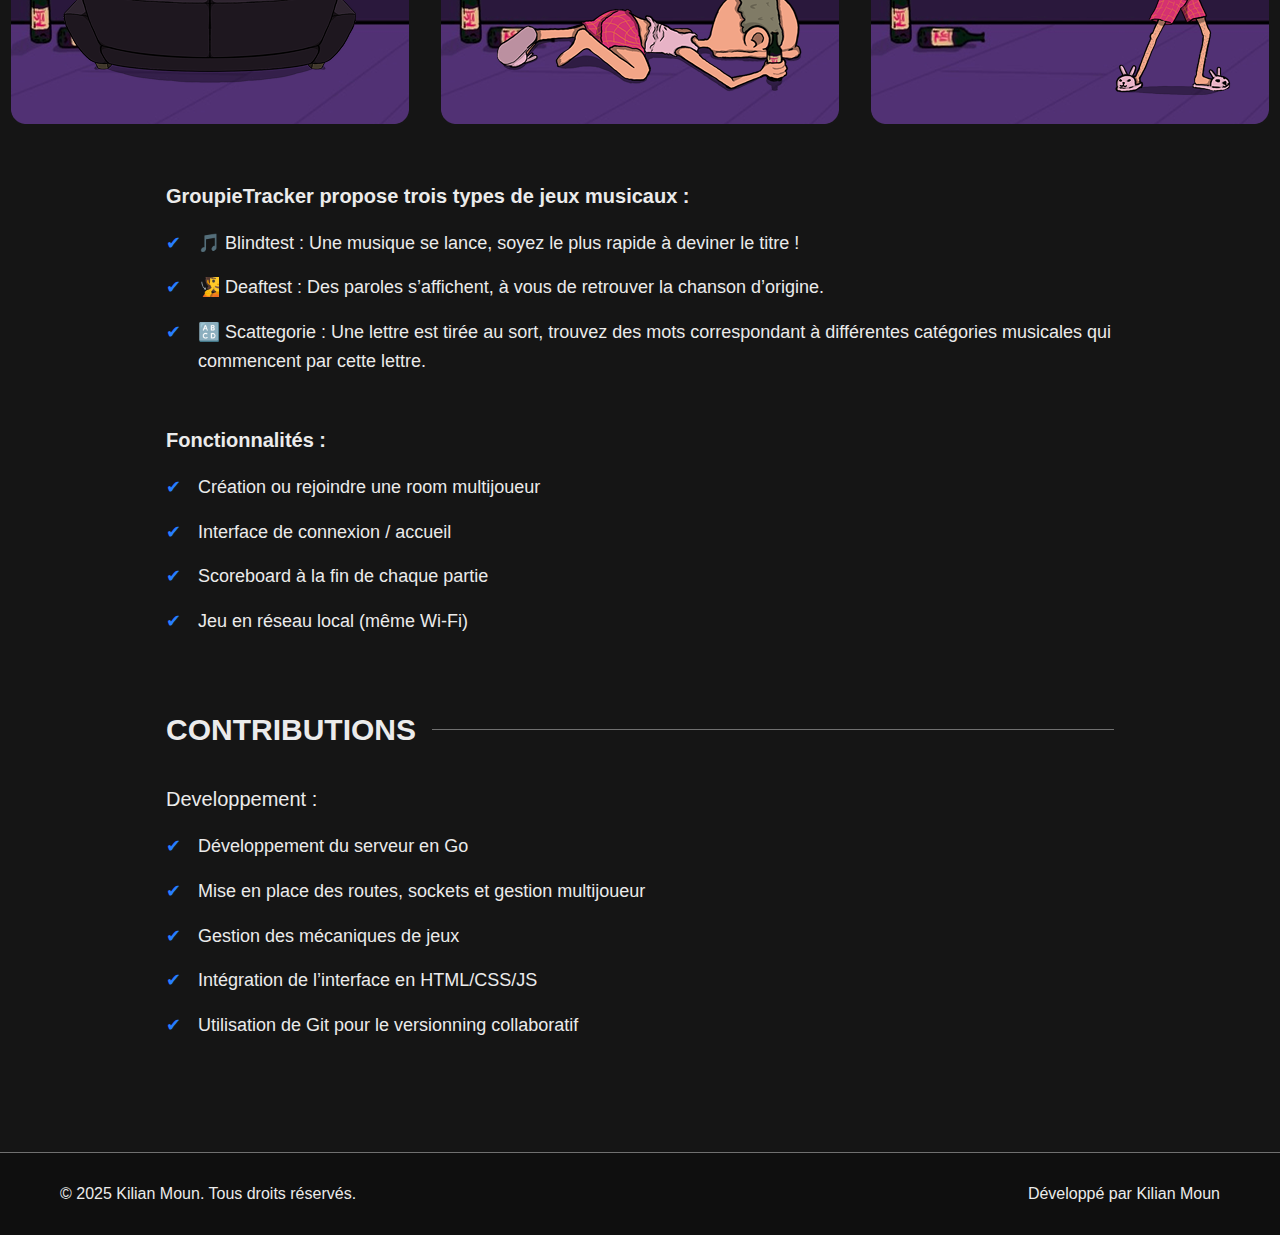
<file: pages/groupieTracker.html>
<!doctype html>
<html lang="fr">
    <head>
        <meta charset="utf-8">
        <title>Groupie Tracker - Portfolio Kilian Moun</title>
        <link rel="stylesheet" href="../styles/style.css">
    </head>
<body>
    <div class="header">
        <header>
            <div class="row">
                <a tabindex="0" href="../index.html#" class="h1-row" aria-label="Accueil Portfolio">
                    <h1>KILIAN <span class="blue">MOUN</span></h1>
                </a>
                <div class="nav-right"> 
                    <div class="nav-row">
                        <div class="categorie">
                            <a tabindex="0" href="../index.html#about">À propos</a>
                            <a tabindex="0" href="../index.html#projets">Projets</a>
                            <a tabindex="0" href="../index.html#contact">Contact</a>
                        </div>
                        <a tabindex="0" id="downloadCV" class="buttonCV" href="../docs/CVKilianMoun.pdf" download aria-label="Télécharger le CV">CV</a>
                    </div>
                </div>
            </div>
        </header>

        <div class="headerGame">
            <div class="retour">
                <a tabindex="0" href="allProjects.html" class="buttonRetour">&lt;&lt;&lt; Retour</a>
            </div>

            <div class="logoGame">
                <img src="../images/groupieTrackerLogo.png" alt="Logo Groupie Tracker" class="logo-projet">
            </div>

            <h1 class="h3-card-game">Groupie Tracker</h1>

            <div class="download-icons">
                <a tabindex="0" href="https://github.com/MounKilian/GroupieTracker" aria-label="Github">
                    <img src="../images/github.png" alt="GitHub">
                </a>
            </div>
        </div>

        <div class="game">
            <div class="skills-games">
                <span class="skill-tag">Golang</span>
                <span class="skill-tag">Websocket</span>
                <span class="skill-tag">Multijoueurs</span>
                <span class="skill-tag">HTML</span>
                <span class="skill-tag">CSS</span>
                <span class="skill-tag">JavaScript</span>
            </div>

            <div class="game-text-container">
                <div class="game-text">
                    <h2 class="h2-game">À Propos</h2>
                    <p class="p-game">
                        GroupieTracker est une application web multijoueur composée de trois jeux musicaux, jouables jusqu’à 6 joueurs simultanément, via navigateur. Le tout a été développé en Go avec une interface en HTML/CSS/JavaScript, et fonctionne localement sur le réseau Wi-Fi des joueurs.
                        <br><br>
                        Ce projet a été imaginé comme une plateforme de mini-jeux funs et rapides, autour de la musique, de la culture pop et de la réactivité.         
                    </p>

                    <div class="image-game">
                        <img src="../images/groupieTrackerPhoto1.png" alt="Un lecteur musique et un canapé." class="image-projet-game">
                        <img src="../images/groupieTrackerPhoto2.png" alt="une télé et un animateur étalée au sol." class="image-projet-game">
                        <img src="../images/groupieTrackerPhoto3.png" alt="une valise et un animateur motivé" class="image-projet-game">
                    </div>

                    <p class="p-game"> 
                        <strong>GroupieTracker propose trois types de jeux musicaux :</strong>
                        <ul class="contributions-list">
                            <li>🎵 Blindtest : Une musique se lance, soyez le plus rapide à deviner le titre !</li>
                            <li>🧏 Deaftest : Des paroles s’affichent, à vous de retrouver la chanson d’origine.</li>
                            <li>🔠 Scattegorie : Une lettre est tirée au sort, trouvez des mots correspondant à différentes catégories musicales qui commencent par cette lettre.</li>
                        </ul>
                    </p>
                    <br><br>
                    <p class="p-game"> 
                        <strong>Fonctionnalités :</strong>
                        <ul class="contributions-list">
                            <li>Création ou rejoindre une room multijoueur</li>
                            <li>Interface de connexion / accueil</li>
                            <li>Scoreboard à la fin de chaque partie</li>
                            <li>Jeu en réseau local (même Wi-Fi)</li>
                        </ul>
                    </p>
                    <br><br>

                    <h2 class="h2-game">Contributions</h2>

                    <p class="p-game">
                        Developpement :
                        <ul class="contributions-list">
                            <li>Développement du serveur en Go</li>
                            <li>Mise en place des routes, sockets et gestion multijoueur</li>
                            <li>Gestion des mécaniques de jeux</li>
                            <li>Intégration de l’interface en HTML/CSS/JS</li>
                            <li>Utilisation de Git pour le versionning collaboratif</li>
                        </ul>
                    </p>
                </div>
            </div>
        </div>


    </div>
    <footer>
        <div class="footer-container">
            <div class="footer-text">
                <p class="left">© 2025 Kilian Moun. Tous droits réservés.</p>
                <p class="right">Développé par Kilian Moun</p>
            </div>
        </div>
    </footer>
    </body>
</html>
</file>
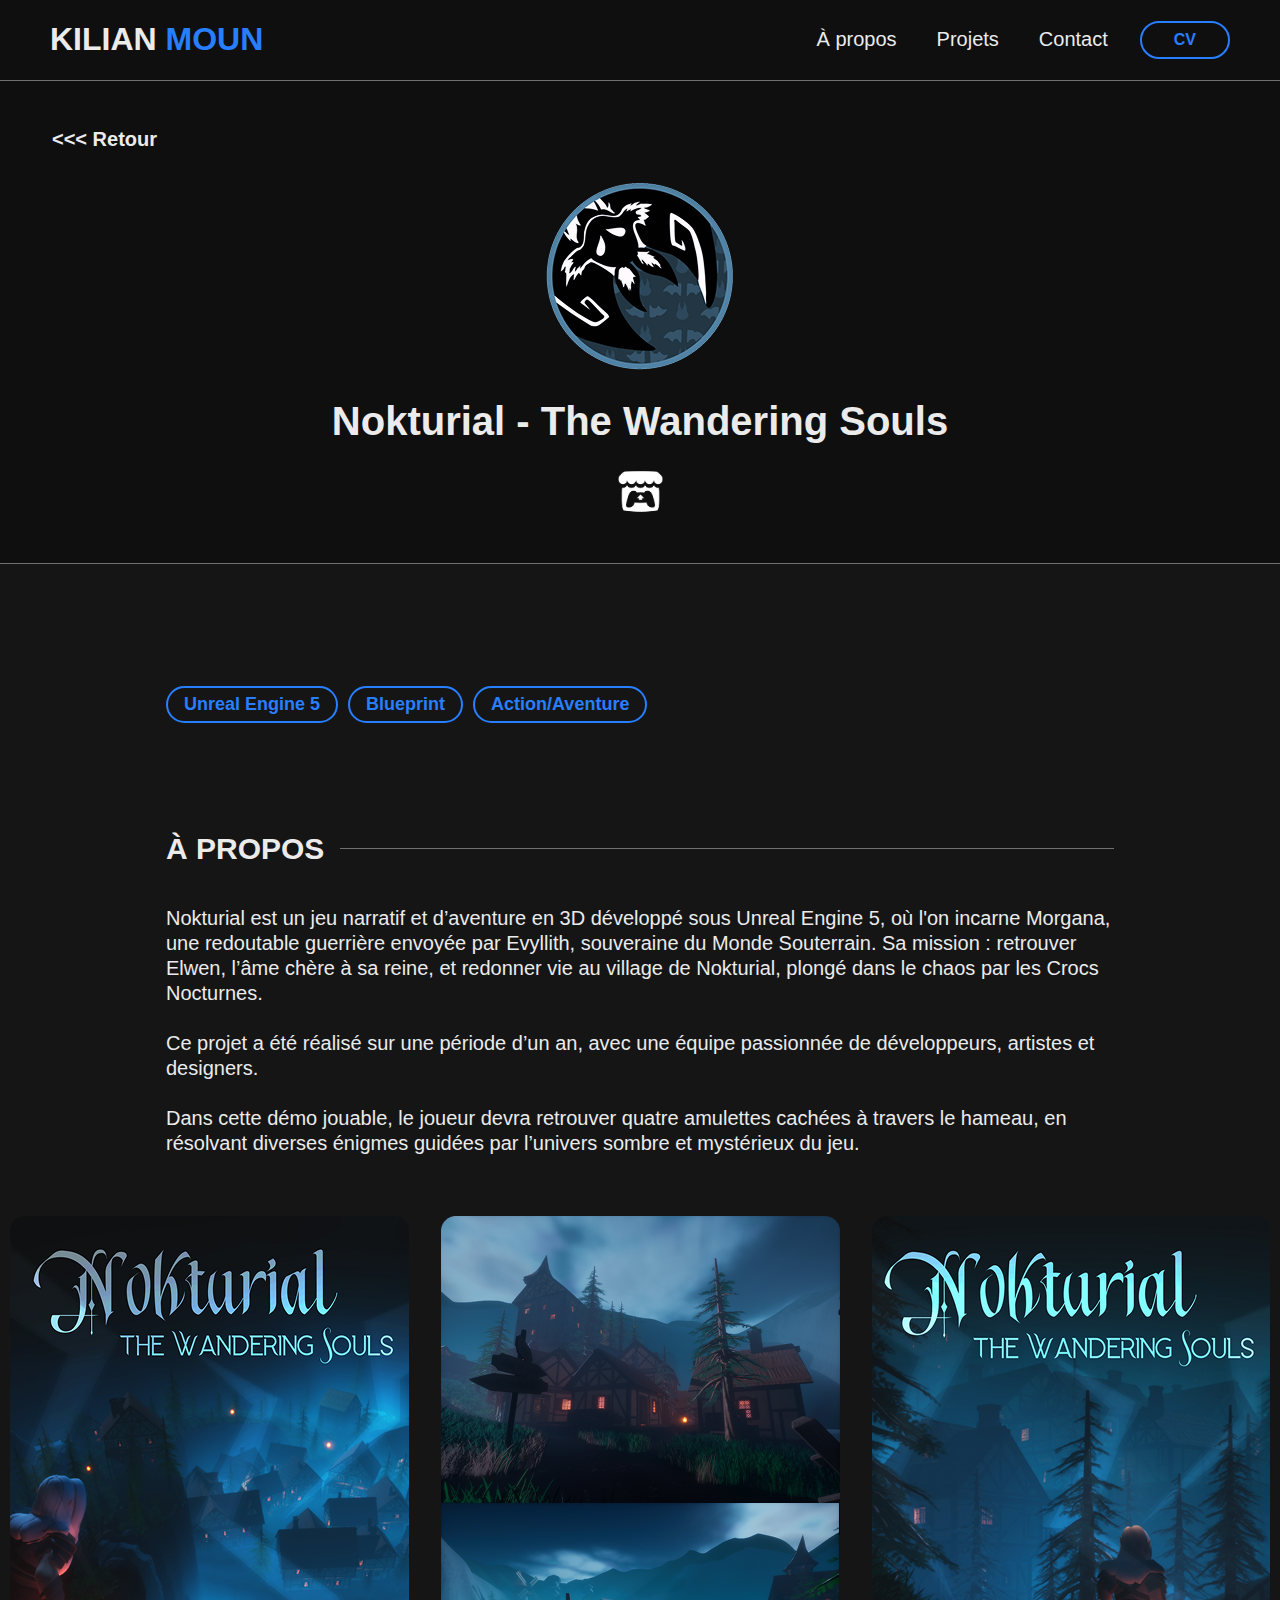
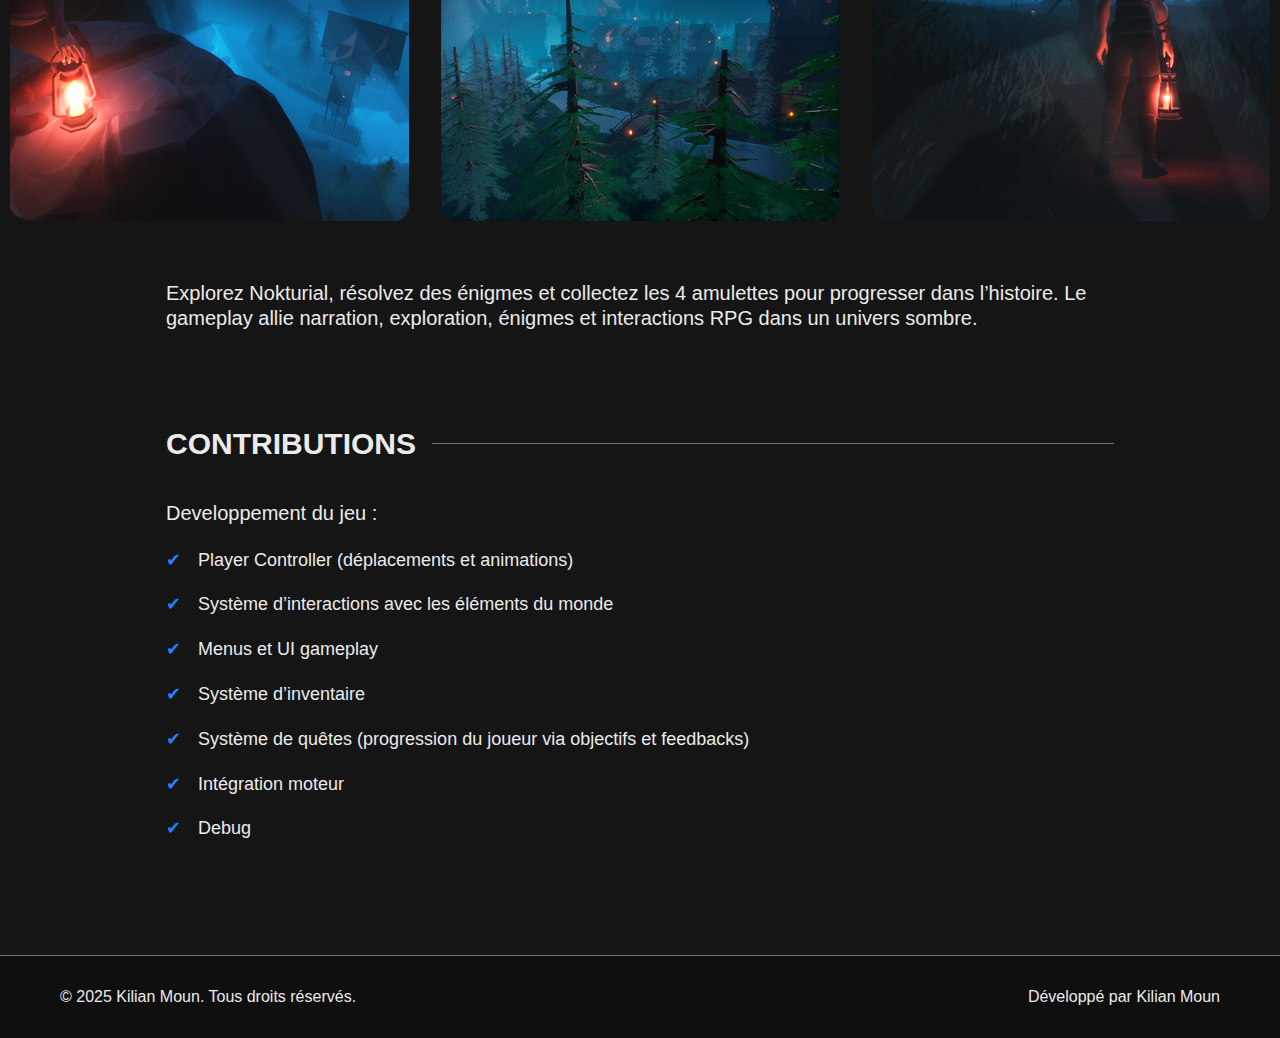
<file: pages/nokturial.html>
<!doctype html>
<html lang="fr">
    <head>
        <meta charset="utf-8">
        <title>Nokturial - Portfolio Kilian Moun</title>
        <link rel="stylesheet" href="../styles/style.css">
    </head>
<body>
    <div class="header">
        <header>
            <div class="row">
                <a tabindex="0" href="../index.html#" class="h1-row" aria-label="Accueil Portfolio">
                    <h1>KILIAN <span class="blue">MOUN</span></h1>
                </a>
                <div class="nav-right"> 
                    <div class="nav-row">
                        <div class="categorie">
                            <a tabindex="0" href="../index.html#about">À propos</a>
                            <a tabindex="0" href="../index.html#projets">Projets</a>
                            <a tabindex="0" href="../index.html#contact">Contact</a>
                        </div>
                        <a tabindex="0" id="downloadCV" class="buttonCV" href="../docs/CVKilianMoun.pdf" download aria-label="Télécharger le CV">CV</a>
                    </div>
                </div>
            </div>
        </header>

        <div class="headerGame">
            <div class="retour">
                <a tabindex="0" href="allProjects.html" class="buttonRetour">&lt;&lt;&lt; Retour</a>
            </div>

            <div class="logoGame">
                <img src="../images/nokturialLogo.png" alt="Logo Nokturial" class="logo-projet">
            </div>

            <h1 class="h3-card-game">Nokturial - The Wandering Souls</h1>

            <div class="download-icons">
                <a tabindex="0" href="https://versus-7.itch.io/nokturial-the-wandering-souls" aria-label="Itchio">
                    <img src="../images/itchio.png" alt="Itch.io">
                </a>
            </div>
        </div>

        <div class="game">
            <div class="skills-games">
                <span class="skill-tag-games">Unreal Engine 5</span>
                <span class="skill-tag-games">Blueprint</span>
                <span class="skill-tag-games">Action/Aventure</span>
            </div>

            <div class="game-text-container">
                <div class="game-text">
                    <h2 class="h2-game">À Propos</h2>
                    <p class="p-game">
                        Nokturial est un jeu narratif et d’aventure en 3D développé sous Unreal Engine 5, où l'on incarne Morgana, une redoutable guerrière envoyée par Evyllith, souveraine du Monde Souterrain. Sa mission : retrouver Elwen, l’âme chère à sa reine, et redonner vie au village de Nokturial, plongé dans le chaos par les Crocs Nocturnes.
                        <br><br>
                        Ce projet a été réalisé sur une période d’un an, avec une équipe passionnée de développeurs, artistes et designers.
                        <br><br>
                        Dans cette démo jouable, le joueur devra retrouver quatre amulettes cachées à travers le hameau, en résolvant diverses énigmes guidées par l’univers sombre et mystérieux du jeu.
                    </p>

                    <div class="image-game">
                        <img src="../images/nokturialPhoto1.png" alt="Personnage de dos au dessus de la ville" class="image-projet-game">
                        <img src="../images/nokturialPhoto3.png" alt="Environnement sombre avec des maisons et arbres" class="image-projet-game">
                        <img src="../images/nokturialPhoto2.png" alt="Personnage de dos dans la foret" class="image-projet-game">
                    </div>

                    <p class="p-game-ss"> 
                        Explorez Nokturial, résolvez des énigmes et collectez les 4 amulettes pour progresser dans l’histoire. Le gameplay allie narration, exploration, énigmes et interactions RPG dans un univers sombre.
                    </p>

                    <h2 class="h2-game">Contributions</h2>

                    <p class="p-game">
                        Developpement du jeu :
                        <ul class="contributions-list">
                            <li>Player Controller (déplacements et animations)</li>
                            <li>Système d’interactions avec les éléments du monde</li>
                            <li>Menus et UI gameplay</li>
                            <li>Système d’inventaire</li>
                            <li>Système de quêtes (progression du joueur via objectifs et feedbacks)</li>
                            <li>Intégration moteur</li>
                            <li>Debug</li>
                        </ul>
                    </p>
                </div>
            </div>
        </div>


    </div>
    <footer>
        <div class="footer-container">
            <div class="footer-text">
                <p class="left">© 2025 Kilian Moun. Tous droits réservés.</p>
                <p class="right">Développé par Kilian Moun</p>
            </div>
        </div>
    </footer>
    </body>
</html>
</file>
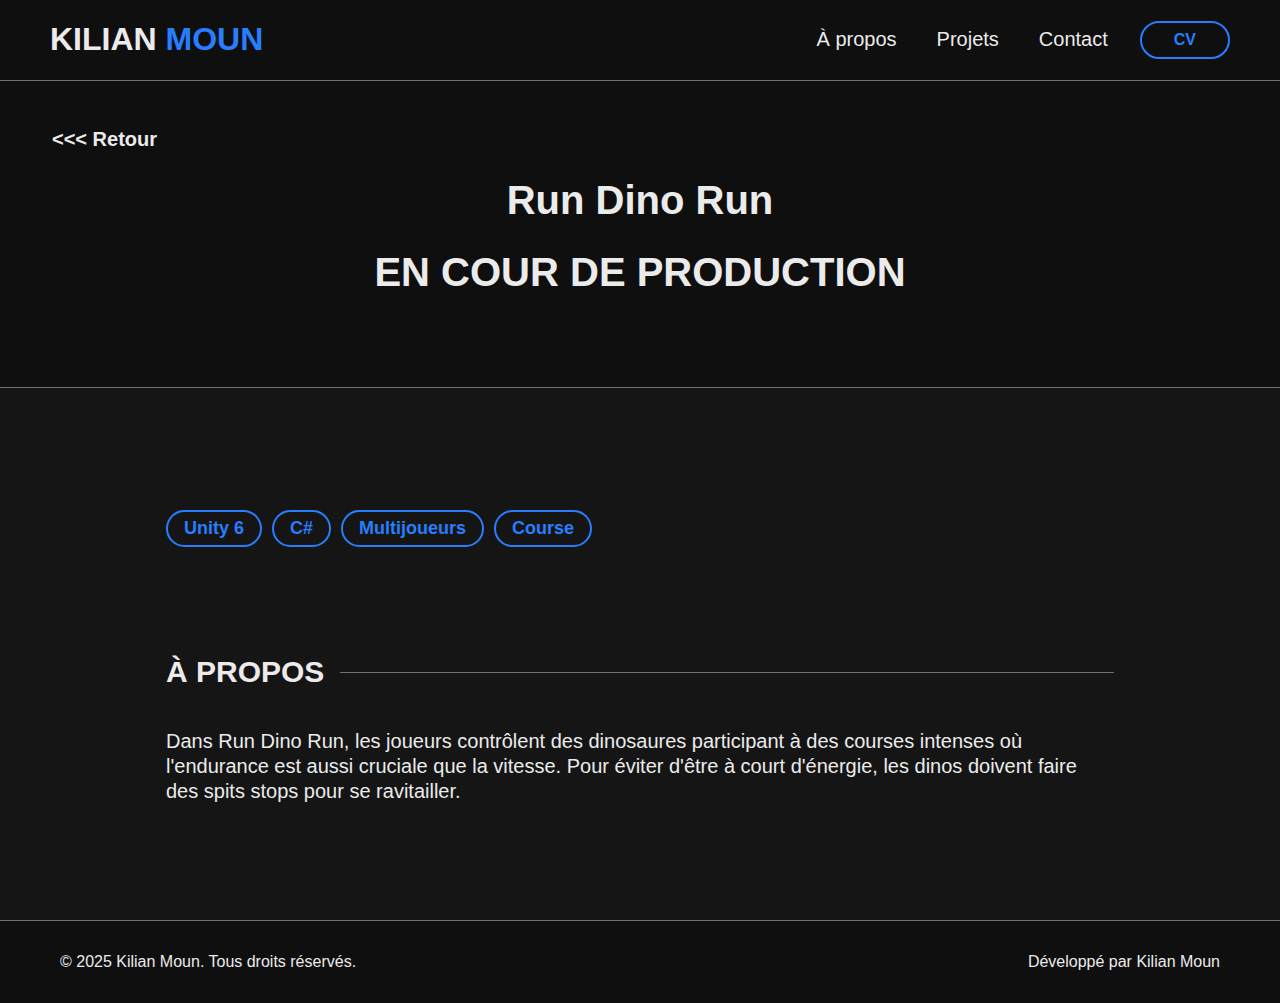
<file: pages/rundinorun.html>
<!doctype html>
<html lang="fr">
    <head>
        <meta charset="utf-8">
        <title>Run Dino Run - Portfolio Kilian Moun</title>
        <link rel="stylesheet" href="../styles/style.css">
    </head>
<body>
    <div class="header">
        <header>
            <div class="row">
                <a tabindex="0" href="../index.html#" class="h1-row" aria-label="Accueil Portfolio">
                    <h1>KILIAN <span class="blue">MOUN</span></h1>
                </a>
                <div class="nav-right"> 
                    <div class="nav-row">
                        <div class="categorie">
                            <a tabindex="0" href="../index.html#about">À propos</a>
                            <a tabindex="0" href="../index.html#projets">Projets</a>
                            <a tabindex="0" href="../index.html#contact">Contact</a>
                        </div>
                        <a tabindex="0" id="downloadCV" class="buttonCV" href="../docs/CVKilianMoun.pdf" download aria-label="Télécharger le CV">CV</a>
                    </div>
                </div>
            </div>
        </header>

        <div class="headerGame">
            <div class="retour">
                <a tabindex="0" href="allProjects.html" class="buttonRetour">&lt;&lt;&lt; Retour</a>
            </div>

            <!-- <div class="logoGame">
                <img src="../images/logoAlchemistMadness.png" alt="Logo Era" class="logo-projet">
            </div> -->

            <h1 class="h3-card-game">Run Dino Run</h1>
            <h1 class="h3-card-game">EN COUR DE PRODUCTION</h1>
            <br><br><br><br>

            <!-- <div class="download-icons">
                <a tabindex="0" href="https://github.com/MounKilian/Party_Blobs" aria-label="Github">
                    <img src="../images/github.png" alt="GitHub">
                </a>
                <a tabindex="0" href="https://chloii.itch.io/alchemist-madness" aria-label="Itchio">
                    <img src="../images/itchio.png" alt="Itch.io">
                </a>
            </div> -->
        </div>

        <div class="game">
            <div class="skills-games">
                <span class="skill-tag-games">Unity 6</span>
                <span class="skill-tag-games">C#</span>
                <span class="skill-tag-games">Multijoueurs</span>
                <span class="skill-tag-games">Course</span>
            </div>

            <div class="game-text-container">
                <div class="game-text">
                    <h2 class="h2-game">À Propos</h2>
                    <p class="p-game">
                        Dans Run Dino Run, les joueurs contrôlent des dinosaures participant à des courses intenses où l'endurance est aussi cruciale que la vitesse. Pour éviter d'être à court d'énergie, les dinos doivent faire des spits stops pour se ravitailler.
                    </p>

                    <!-- <div class="image-game">
                        <img src="../images/alchemistMadnessPhoto1.png" alt="Une salle d'observatoire." class="image-projet-game">
                        <img src="../images/alchemistMadnessPhoto2.png" alt="Une salle de salon." class="image-projet-game">
                        <img src="../images/alchemistMadnessPhoto3.png" alt="Un grand tableau en liège avec des posts-it dessus et une lampe" class="image-projet-game">
                    </div> -->

                    <!-- <p class="p-game-ss"> 
                        Au fil de son aventure, Dino rencontrera d'autres dinosaures qui deviendront ses alliés. Ces compagnons joueront un rôle clé dans sa quête, l'aidant à accéder aux générateurs d’éléments perturbés et à combattre les créatures qui ont plongé le monde dans le chaos.
                    </p>

                    <h2 class="h2-game">Contributions</h2>

                    <p class="p-game">
                        Developpement du jeu :
                        <ul class="contributions-list">
                            <li>Création de la mécanique de transformation des objets</li>
                            <li>Mise en place de la logique de jeu pour résoudre les énigmes</li>
                            <li>Création de l'interface utilisateur (UI) pour afficher les indices et les objets collectés</li>
                            <li>Tests et débogage pour assurer une expérience de jeu fluide</li>
                        </ul>
                    </p>
                    <br><br>
                    <p class="p-game">
                        Autres :
                        <ul class="contributions-list">
                            <li>Collisions des assets</li>
                        </ul>
                    </p> -->
                </div>
            </div>
        </div>


    </div>
    <footer>
        <div class="footer-container">
            <div class="footer-text">
                <p class="left">© 2025 Kilian Moun. Tous droits réservés.</p>
                <p class="right">Développé par Kilian Moun</p>
            </div>
        </div>
    </footer>
    </body>
</html>
</file>
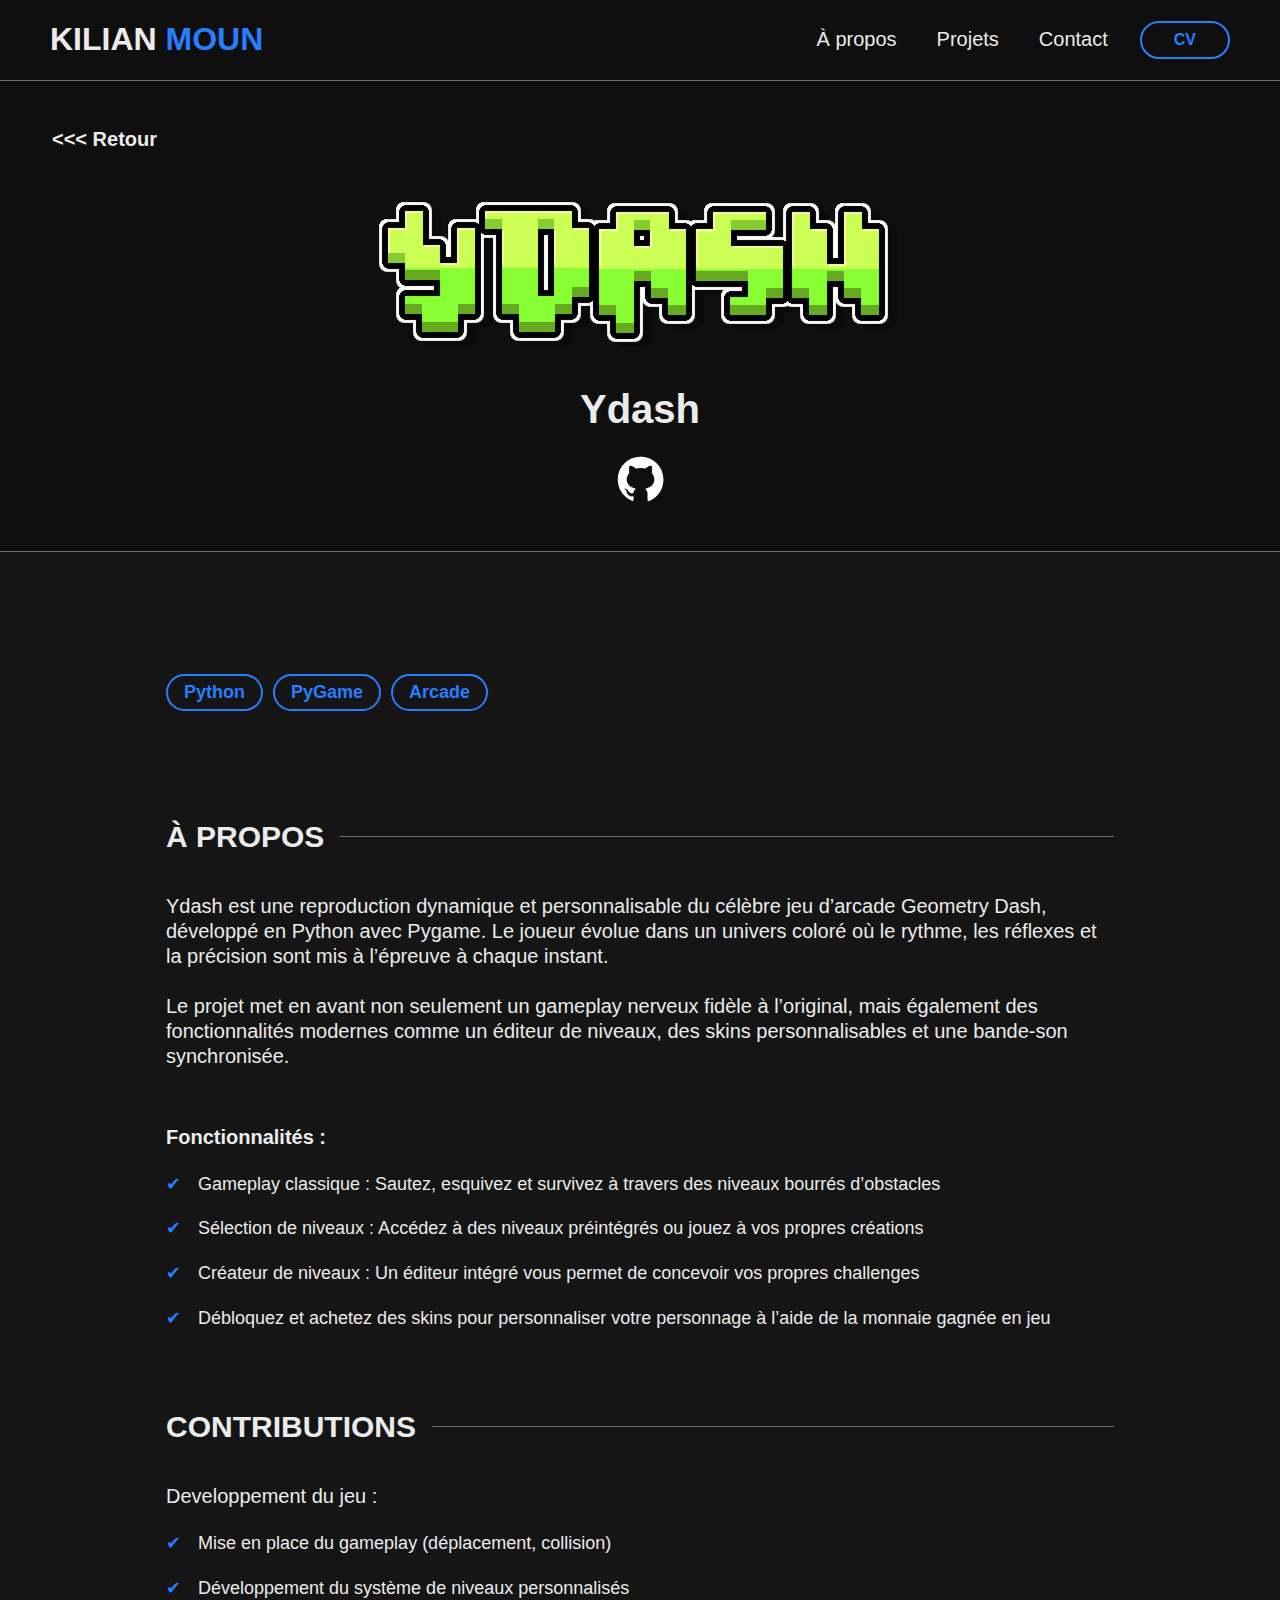
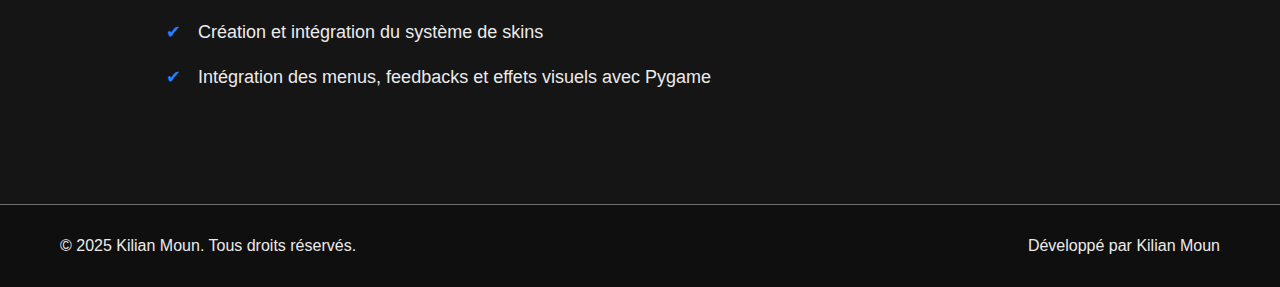
<file: pages/ydash.html>
<!doctype html>
<html lang="fr">
    <head>
        <meta charset="utf-8">
        <title>Ydash - Portfolio Kilian Moun</title>
        <link rel="stylesheet" href="../styles/style.css">
    </head>
<body>
    <div class="header">
        <header>
            <div class="row">
                <a tabindex="0" href="../index.html#" class="h1-row" aria-label="Accueil Portfolio">
                    <h1>KILIAN <span class="blue">MOUN</span></h1>
                </a>
                <div class="nav-right"> 
                    <div class="nav-row">
                        <div class="categorie">
                            <a tabindex="0" href="../index.html#about">À propos</a>
                            <a tabindex="0" href="../index.html#projets">Projets</a>
                            <a tabindex="0" href="../index.html#contact">Contact</a>
                        </div>
                        <a tabindex="0" id="downloadCV" class="buttonCV" href="../docs/CVKilianMoun.pdf" download aria-label="Télécharger le CV">CV</a>
                    </div>
                </div>
            </div>
        </header>

        <div class="headerGame">
            <div class="retour">
                <a tabindex="0" href="allProjects.html" class="buttonRetour">&lt;&lt;&lt; Retour</a>
            </div>

            <div class="logoGame">
                <img src="../images/ydashLogo.png" alt="Logo ydash" class="logo-projet">
            </div>

            <h1 class="h3-card-game">Ydash</h1>

            <div class="download-icons">
                <a tabindex="0" href="https://github.com/lbrandon69/Ydash" aria-label="Github">
                    <img src="../images/github.png" alt="GitHub">
                </a>
            </div>
        </div>

        <div class="game">
            <div class="skills-games">
                <span class="skill-tag-games">Python</span>
                <span class="skill-tag-games">PyGame</span>
                <span class="skill-tag-games">Arcade</span>
            </div>

            <div class="game-text-container">
                <div class="game-text">
                    <h2 class="h2-game">À Propos</h2>
                    <p class="p-game">
                        Ydash est une reproduction dynamique et personnalisable du célèbre jeu d’arcade Geometry Dash, développé en Python avec Pygame. Le joueur évolue dans un univers coloré où le rythme, les réflexes et la précision sont mis à l’épreuve à chaque instant.
                        <br><br>
                        Le projet met en avant non seulement un gameplay nerveux fidèle à l’original, mais également des fonctionnalités modernes comme un éditeur de niveaux, des skins personnalisables et une bande-son synchronisée.
                    </p>
                    <br><br>

                    <!-- <div class="image-game">
                        <img src="../images/alchemistMadnessPhoto1.png" alt="Une salle d'observatoire." class="image-projet-game">
                        <img src="../images/alchemistMadnessPhoto2.png" alt="Une salle de salon." class="image-projet-game">
                        <img src="../images/alchemistMadnessPhoto3.png" alt="Un grand tableau en liège avec des posts-it dessus et une lampe" class="image-projet-game">
                    </div> -->

                    <p class="p-game"> 
                        <strong>Fonctionnalités :</strong>
                        <ul class="contributions-list">
                            <li>Gameplay classique : Sautez, esquivez et survivez à travers des niveaux bourrés d’obstacles</li>
                            <li>Sélection de niveaux : Accédez à des niveaux préintégrés ou jouez à vos propres créations</li>
                            <li>Créateur de niveaux : Un éditeur intégré vous permet de concevoir vos propres challenges</li>
                            <li>Débloquez et achetez des skins pour personnaliser votre personnage à l’aide de la monnaie gagnée en jeu</li>
                        </ul>
                    </p>
                    <br><br>

                    <h2 class="h2-game">Contributions</h2>

                    <p class="p-game">
                        Developpement du jeu :
                        <ul class="contributions-list">
                            <li>Mise en place du gameplay (déplacement, collision)</li>
                            <li>Développement du système de niveaux personnalisés</li>
                            <li>Création et intégration du système de skins</li>
                            <li>Intégration des menus, feedbacks et effets visuels avec Pygame</li>
                        </ul>
                    </p>
                </div>
            </div>
        </div>


    </div>
    <footer>
        <div class="footer-container">
            <div class="footer-text">
                <p class="left">© 2025 Kilian Moun. Tous droits réservés.</p>
                <p class="right">Développé par Kilian Moun</p>
            </div>
        </div>
    </footer>
    </body>
</html>
</file>
<file: styles/style.css>
/* Style général */
body {
    margin: 0;
    padding: 0;
    background-color: #0F0F0F; 
    color: #EBEBEB;         
    font-family: 'Arial', sans-serif;
}

html {
    scroll-behavior: smooth;
}

.blue {
    color: #277EFF;
}

/* Paragraphes */
p {
    color: #EBEBEB;
    font-size: 1em;
}

/* Liens */
a {
    color: #EBEBEB;
    text-decoration: none;
}

a:hover {
    text-decoration: none;
    color: #277EFF;
}

a.buttonCV {
    background-color: #0F0F0F;
    color: #277EFF;
    border-style: solid;
    border-color: #277EFF;
    border-width: 2.2px;
    padding: 0.5em 2em;
    border-radius: 25px;
    cursor: pointer;
    font-size: 1em;
    font-weight: 900;
    transition: background-color 0.3s ease;
}

a.buttonCV:hover {
    background-color: #277EFF;
    color: #0F0F0F;
    border-color: #277EFF;
    border-width: 2.2px;
    padding: 0.5em 2em;
    border-radius: 25px;
    cursor: pointer;
    font-size: 1em;
    font-weight: 900;
}

a.buttonProjets {
    background-color: #0F0F0F;
    color: #277EFF;
    border: 2.2px solid #277EFF;
    padding: 0.5em 2em;
    border-radius: 25px;
    cursor: pointer;
    font-size: 16px;
    font-weight: 900;
    width: 27.6%;
    transition: background-color 0.3s ease;
}

a.buttonProjets:hover {
    background-color: #277EFF;
    color: #0F0F0F;
    border-color: #277EFF;
    border-width: 2.2px;
    padding: 0.5em 2em;
    border-radius: 25px;
    cursor: pointer;
    font-size: 1em;
    font-weight: 900;
}

a.buttonProjetsOthers {
    background-color: #0F0F0F;
    color: #277EFF;
    border: 2.2px solid #277EFF;
    padding: 0.5em 2em;
    border-radius: 25px;
    cursor: pointer;
    font-size: 16px;
    font-weight: 900;
    width: 27%;
    text-align: center;
    transition: background-color 0.3s ease;
}

a.buttonProjetsOthers:hover {
    background-color: #277EFF;
    color: #0F0F0F;
    border-color: #277EFF;
    border-width: 2.2px;
    padding: 0.5em 2em;
    border-radius: 25px;
    cursor: pointer;
    font-size: 1em;
    font-weight: 900;
}

/* Titres */
h1 {
    color: #EBEBEB;
}

.h1-row {
    cursor: pointer;
    display: flex;
    gap: 0.5em; 
    margin-left: 50px;
}

/* Boutons */
button {
    background-color: #0F0F0F;
    color: #277EFF;
    border-style: solid;
    border-color: #277EFF;
    border-width: 2.2px;
    padding: 0.5em 2em;
    border-radius: 25px;
    cursor: pointer;
    font-size: 1em;
    font-weight: 900;
    transition: background-color 0.3s ease;
}

button:hover {
    background-color: #277EFF;
    color: #0F0F0F;
    border-color: #277EFF;
    border-width: 2.2px;
    padding: 0.5em 2em;
    border-radius: 25px;
    cursor: pointer;
    font-size: 1em;
    font-weight: 900;
}

/* Header */
.nav-row {
    display: flex;
    gap: 2em; 
    align-items: center;
    margin-right: 50px;
}

.nav-right {
    display: flex;
    margin-left: auto;
}

.row {
    display: flex;
    align-items: center; 
}

.categorie {
    display: flex;
    gap: 2em; 
    font-size: 20px;
}

.buttonCV {
    background-color: #0F0F0F;
    color: #277EFF;
    border-style: solid;
    border-color: #277EFF;
    border-width: 2.2px;
    padding: 0.5em 2em;
    border-radius: 25px;
    cursor: pointer;
    font-size: 1em;
    font-weight: 900;
    transition: background-color 0.3s ease;
}

.buttonCV:hover {
    background-color: #277EFF;
    color: #0F0F0F;
    border: 2.2px solid #277EFF;
    padding: 0.5em 2em;
    border-radius: 25px;
    cursor: pointer;
    font-size: 16px;
    font-weight: 900;
    transition: background-color 0.3s ease;
}

header {
    position: fixed;
    top: 0; 
    left: 0;
    width: 100%; 
    z-index: 1000; 
    background-color: #0F0F0F; 
    border-bottom: #707070 1px solid; 
}

/* Presentation Page */
.presentationPage {
    display: flex;
    justify-content: center;
    padding: 60px 20px;
    border-bottom: #707070 1px solid;
}

.presentation {
    display: flex;
    flex-direction: row;
    align-items: center;
    justify-content: center;
    flex-wrap: wrap;
    max-width: 1200px;
    gap: 4em;
    width: 100%;
    margin-top: 90px;
}

img.portrait {
    width: 100%;
    max-width: 290px;
    border-radius: 50px;
    border: #707070 0.5px solid;
    box-shadow: 6px 6px 6px #277EFF;
    margin-bottom: 30px;
    margin-left: 0;
}

.text-presentation {
    display: flex;
    flex-direction: column;
    text-align: left;
    max-width: 700px;
    padding: 0 20px;
}

.p-presentation {
    font-size: 24px; 
}

.h1-row-presentation {
    font-size: 30px;
    cursor: pointer;
    display: flex;
    justify-content: left;
    gap: 0.5em; 
    margin-top: 0;
}

.h1-row-presentation h1 {
    margin: -10px 0;
}

.h2-presentation {
    font-size: 28px;
}

.presentation-text-details {
    margin-bottom: 15px;
}


/* Skills */
.carroussel-skills {
    overflow-x: auto;
    overflow-y: hidden;
    white-space: nowrap;
    -webkit-overflow-scrolling: touch;
    padding: 2rem 0;
    margin-left: 40px;
    margin-right: 40px;
    margin-top: 50px
}

.skills {
    display: flex;
    gap: 5rem;
    padding: 1rem 0rem;
    margin-left: 0px;
}

.skills::after {
    content: '';
    flex: 0 0 auto;
    width: 0.2px;
}

.card {
    flex: 0 0 auto;
    scroll-snap-align: center;
    background: #0F0F0F;
    border-radius: 20px;
    border: #707070 0.5px solid;
    box-shadow: 6px 6px 0px #277EFF;
    padding: 2.5rem 1rem;
    transition: transform 0.3s ease;
    width: 120px;
    height: 120px;
    display: flex;
    align-items: center;
    justify-content: center;
}

.card img {
    max-width: 100%;
    max-height: 100%;
    object-fit: contain;
}

.carroussel-skills::-webkit-scrollbar {
    height: 10px; 
}

.carroussel-skills::-webkit-scrollbar-thumb {
    background: #303030; 
    border-radius: 10px;
}
  
/* About */
.about-text-container {
    display: flex;
    flex-direction: column;
    margin-left: 12rem;
    margin-right: 12rem;
    padding: 8rem 0;
    margin-bottom: 0;
}

.about {
    background-color: #151515;
    padding: 2rem 1rem;
    text-align: center;
    border-bottom: #707070 0.5px solid;
}

.about-text {
    text-align: left;
}

.h2-about {
    font-size: 30px; 
    font-weight: 900;
    text-transform: uppercase;
    margin-bottom: 60px;
    display: flex; 
    align-items: center; 
    gap: 1rem; 
}

.h2-about::after {
    content: ''; 
    flex-grow: 1; 
    height: 1px; 
    background-color: #707070; 
}

.p-about-me {
    font-size: 24px;
    margin-bottom: 2rem;
}

.logo-ynov {
    max-width: 150px; 
    margin: 1rem 0;
}

.p-about-title {
    font-size: 1.5rem; 
    font-weight: bold; 
    margin-top: 0; 
    margin-bottom: 0;
}

.p-about {
    font-size: 1rem; 
    font-style: italic; 
    margin: 0.5rem 0;
}

.school {
    display: flex;
    align-items: center;
    justify-content: left;
    gap: 4rem; 
    margin-top: 60px;
}

/* Projets */
.section-projets {
    display: flex;
    flex-direction: column;
    margin-left: 12rem;
    margin-right: 12rem;
    padding: 8rem 0;
    margin-bottom: 0;
}

.section-allprojets {
    display: flex;
    flex-direction: column;
    margin-left: 12rem;
    margin-right: 12rem;
    padding: 4rem 0;
    margin-bottom: 0;
}

.section-projets-containers {
    border-bottom: #707070 0.5px solid; 
}

.projets {
    display: flex;
    flex-direction: column;
    align-items: center;
    justify-content: center;
    padding: 2rem 1rem;
    margin-left: 40px;
    margin-right: 40px;
}

.card-projet {
    display: flex;
    background-color: #111;
    border-radius: 20px;
    overflow: hidden;
    box-shadow: 6px 6px 0px #277EFF;
    max-width: 1000px;
    width: 100%;
    flex-wrap: nowrap;
    padding: 0;
    font-size: 24px;
    margin-bottom: 4rem;
}

.image-wrapper {
    flex: 0 0 300px;
    height: auto;
}

.image-projet {
    width: 100%;
    height: 100%;
    object-fit: cover;
    display: block;
}

.text-card-projet {
    flex: 1;
    padding: 30px;
    display: flex;
    flex-direction: column;
    color: white;
}

.h3-card {
    font-size: 30px;
    font-weight: bold;
    margin-bottom: 0px;
    margin-top: 10px;
}

.text-card-projet p {
    font-size: 18px;
    line-height: 1.5;
    margin-bottom: 30px;
}

.skills-projets {
    display: flex;
    flex-wrap: wrap;
    gap: 10px;
    margin-bottom: 20px;
}

.skill-tag {
    border: 2px solid #277EFF;
    padding: 6px 16px;
    border-radius: 999px;
    font-weight: bold;
    font-size: 14px;
    color: #277EFF;
}

.découvrirProjets {
    align-self: center;
    margin-top: auto;
    font-weight: bold;
    font-size: 16px;
    color: white;
    text-decoration: underline;
    align-self: flex-start;
    transition: color 0.3s ease;
}

.découvrirProjets:hover {
    color: #277EFF;
}

.all-projets {
    gap: 2rem;
}

.center {
    display: flex;
    justify-content: center;
    align-items: center;
    margin-top: 2rem;
}

/* Contact */
.contact-text-container {
    display: flex;
    flex-direction: column;
    margin-left: 12rem;
    margin-right: 12rem;
    padding: 8rem 0;
    margin-bottom: 0;
}

.contact {
    background-color: #151515;
    padding: 2rem 1rem;
    text-align: center;
    border-bottom: #707070 0.5px solid;
}

.contact-text {
    text-align: left;
}

.h2-contact {
    font-size: 30px; 
    font-weight: 900;
    text-transform: uppercase;
    margin-bottom: 60px;
    display: flex; 
    align-items: center; 
    gap: 1rem; 
}

.h2-contact::after {
    content: ''; 
    flex-grow: 1; 
    height: 1px; 
    background-color: #707070; 
}

.contact-subtitle {
    text-align: left;
    margin-bottom: 4rem;
    font-size: 24px;
}

.contact-icons {
    display: flex;
    justify-content: center;
    gap: 7rem;
    margin-bottom: 4rem;
}

.contact-icons img {
    width: 70px;
    height: auto;
    filter: brightness(0) invert(1);
    cursor: pointer;
    transition: transform 0.2s ease;
}

.contact-icons img:hover {
    transform: scale(1.1);
}

.contact-form {
    background-color: #111;
    border: 1px solid #222;
    border-radius: 15px;
    padding: 2rem;
}

.contact-form {
    display: flex;
    flex-direction: column;
    gap: 3rem;
}

.input-group {
    display: flex;
    flex-direction: column;
}

.double {
    flex-direction: row;
    gap: 3rem;
}

.double > div {
    flex: 1;
    display: flex;
    flex-direction: column;
}

.radio-group {
    display: flex;
    flex-direction: column;
    gap: 10px;
    padding: 8px 0;
}

.radio-group input[type="radio"] {
    margin-right: 8px;
}

fieldset {
    border: none;
    padding: 0;
    margin: 0;
}

legend {
    font-weight: bold;
    margin-bottom: 8px;
    color: white;
}

input,
select,
textarea {
    padding: 0.75rem;
    border: none;
    border-radius: 12px;
    background-color: #0e0e0e;
    color: white;
    box-shadow: 6px 6px 0px #277EFF;
    font-size: 1rem;
}

input:focus,
select:focus,
textarea:focus {
    outline: none;
    box-shadow: 6px 6px 0px #277EFF;
}

textarea {
    min-height: 120px;
    resize: vertical;
}

.submit-button {
    background-color: transparent;
    color: #277EFF;
    border-style: solid;
    border-color: #277EFF;
    border-width: 2.2px;
    padding: 0.5em 2em;
    border-radius: 25px;
    cursor: pointer;
    font-size: 1em;
    font-weight: 900;
    transition: background-color 0.3s ease;
    width: 100%;
    max-width: 250px;
}

.submit-button:hover {
    background-color: #277EFF;
    color: #0F0F0F;
    border-style: solid;
    border-color: #277EFF;
    border-width: 2.2px;
    padding: 0.5em 2em;
    border-radius: 25px;
    cursor: pointer;
    font-size: 1em;
    font-weight: 900;
    transition: background-color 0.3s ease;
}

a:focus,
button:focus,
input:focus,
textarea:focus,
select:focus {
    outline: 2px solid #00aaff;
    outline-offset: 2px;
}

/* Footer */
.footer {
    background-color: #0F0F0F;
    padding: 2rem 1rem;
    text-align: center;
    border-top: #707070 0.5px solid; 
}

.footer-text {
    margin-top: 1em;
    display: flex;
    justify-content: space-between; 
    font-size: 16px;
    color: #EBEBEB;
    margin-bottom: 1rem;
}

.left {
    margin-left: 60px; 
    display: flex;
    justify-content: flex-start; 
    align-items: center;
    gap: 1rem; 
}

.right {
    margin-right: 60px;
    display: flex;
    justify-content: flex-end; 
    align-items: center;
    gap: 1rem; 
}

.buttonRetour {
    align-self: left;
    font-weight: bolder;
    font-size: 20px;
    color: #EBEBEB;
    text-decoration: none;
    transition: color 0.3s ease;
}

.retour {
    display: flex;
    justify-content: left;
    align-items: center;
    margin-top: 8rem;
    margin-left: 52px;
    margin-bottom: 0px;
}

.h3-card-game  {
    font-size: 40px;
    font-weight: black;
    display : flex;
    justify-content: center;
    margin-bottom: 20px;
}

.download-icons {
    display: flex;
    justify-content: center;
    gap: 2rem;
    margin-bottom: 2.5rem;
}

.download-icons img {
    width: 55px;
    height: auto;
    filter: brightness(0) invert(1);
    cursor: pointer;
    transition: transform 0.2s ease;
}

.download-icons img:hover {
    transform: scale(1.1);
}

.logoGame {
    display: flex;
    justify-content: center;
    margin-top: 30px;
}

.headerGame {
    border-bottom: #707070 0.5px solid;
}

.skills-games {
    display: flex;
    flex-wrap: wrap;
    gap: 10px;
    margin-bottom: 20px;
    margin-top: 90px;
    margin-left: 150px;
}

.skill-tag-games {
    border: 2px solid #277EFF;
    padding: 6px 16px;
    border-radius: 999px;
    font-weight: bold;
    font-size: 18px;
    color: #277EFF;
}

.game-text-container {
    display: flex;
    flex-direction: column;
    margin-left: 150px;
    margin-right: 150px;
    padding: 4rem 0;
    margin-bottom: 0;
}

.game {
    background-color: #151515;
    padding: 2rem 1rem;
    text-align: center;
    border-bottom: #707070 0.5px solid;
}

.game-text {
    text-align: left;
}

.h2-game {
    font-size: 30px; 
    font-weight: 900;
    text-transform: uppercase;
    margin-bottom: 40px;
    display: flex; 
    align-items: center; 
    gap: 1rem; 
}

.h2-game::after {
    content: ''; 
    flex-grow: 1; 
    height: 1px; 
    background-color: #707070; 
}

.p-game {
    font-size: 20px;
    margin-top: 0rem;
    line-height: 1.25;
}

.p-game-ss {
    font-size: 20px;
    margin-top: 0rem;
    line-height: 1.25;
    margin-bottom: 6rem;
}

.image-game {
    display: flex;
    gap: 2rem;
    justify-content: center;
    margin-bottom: 60px;
    margin-top: 60px;
    margin-left: auto;
    margin-right: auto;
}

.contributions {
    margin-top: 2rem;
    color: #EBEBEB;
}

.contributions-list {
    list-style: none; 
    padding: 0;
    margin: 0;
}

.contributions-list li {
    position: relative;
    padding-left: 2rem; 
    margin-bottom: 1rem;
    font-size: 18px;
    line-height: 1.6;
}

.contributions-list li::before {
    content: "✔"; 
    position: absolute;
    left: 0;
    color: #277EFF;
    font-size: 18px;
    line-height: 1.6;
}
</file>
